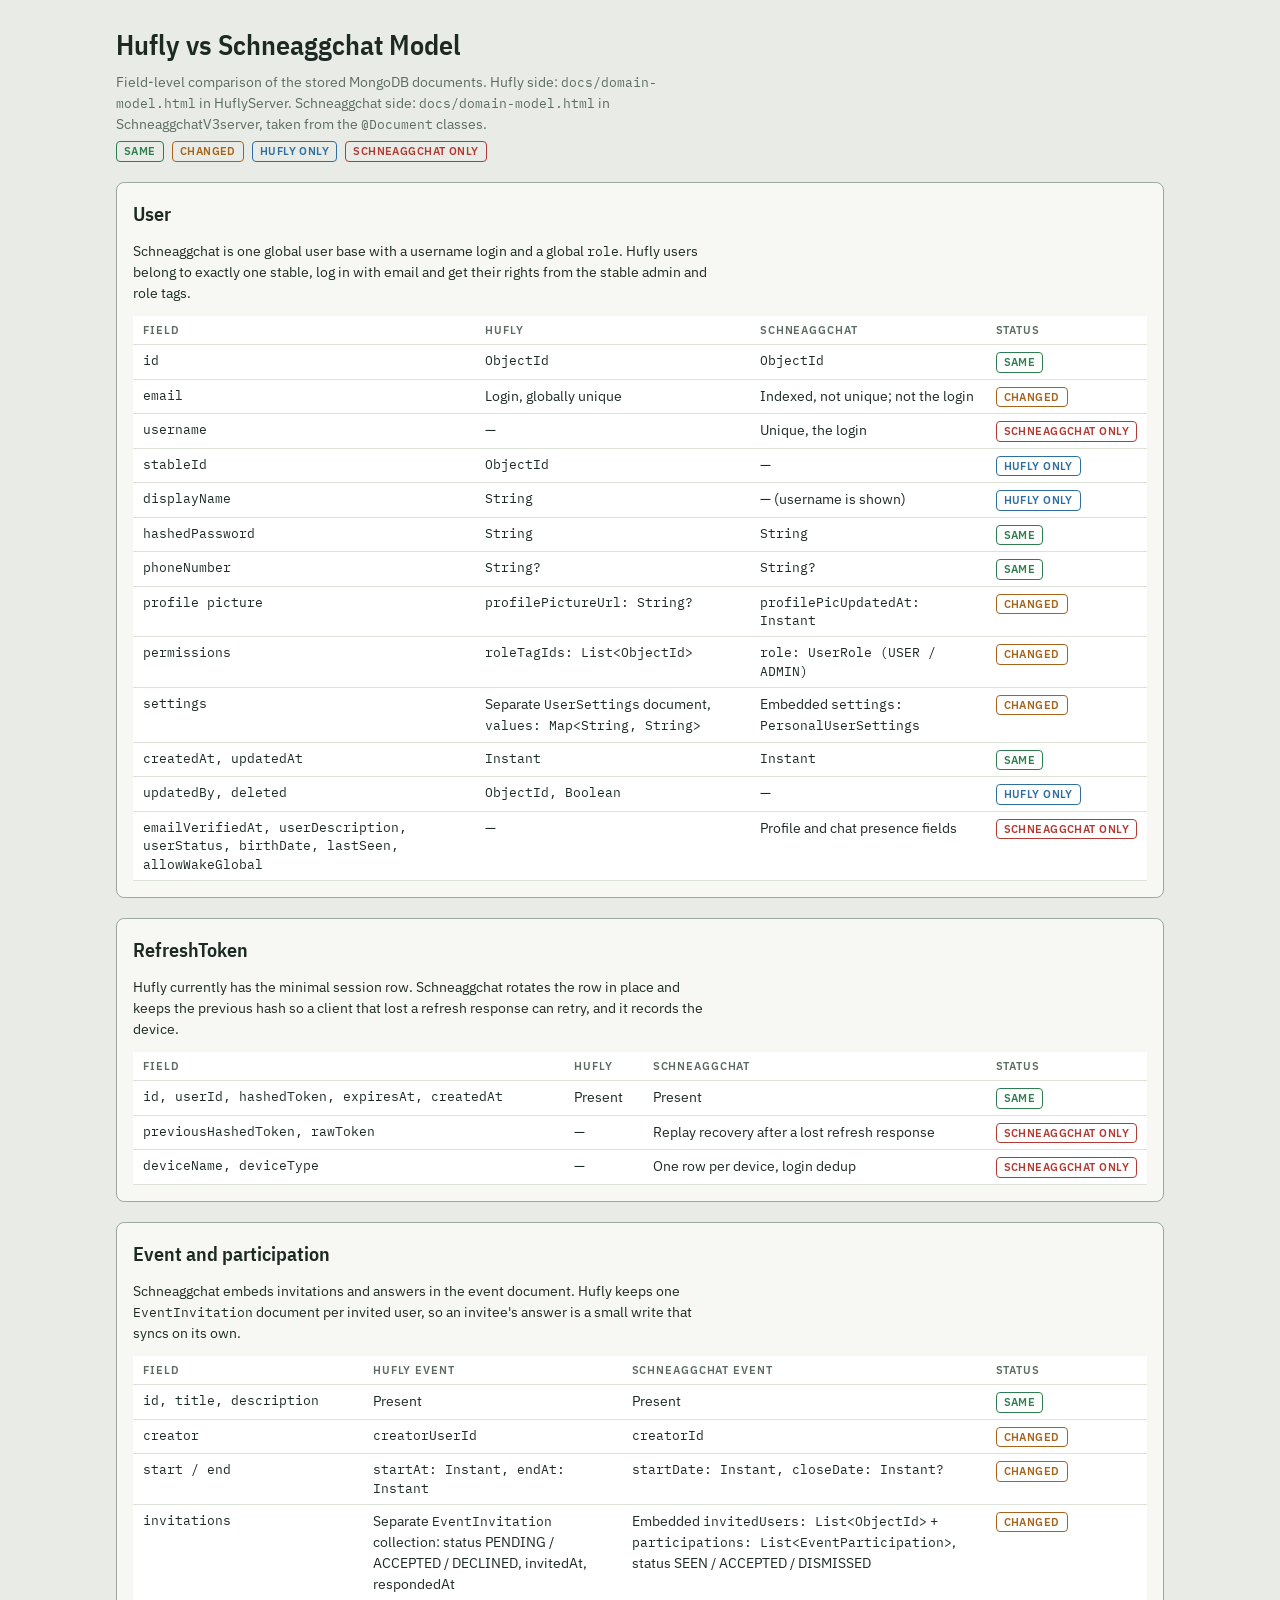
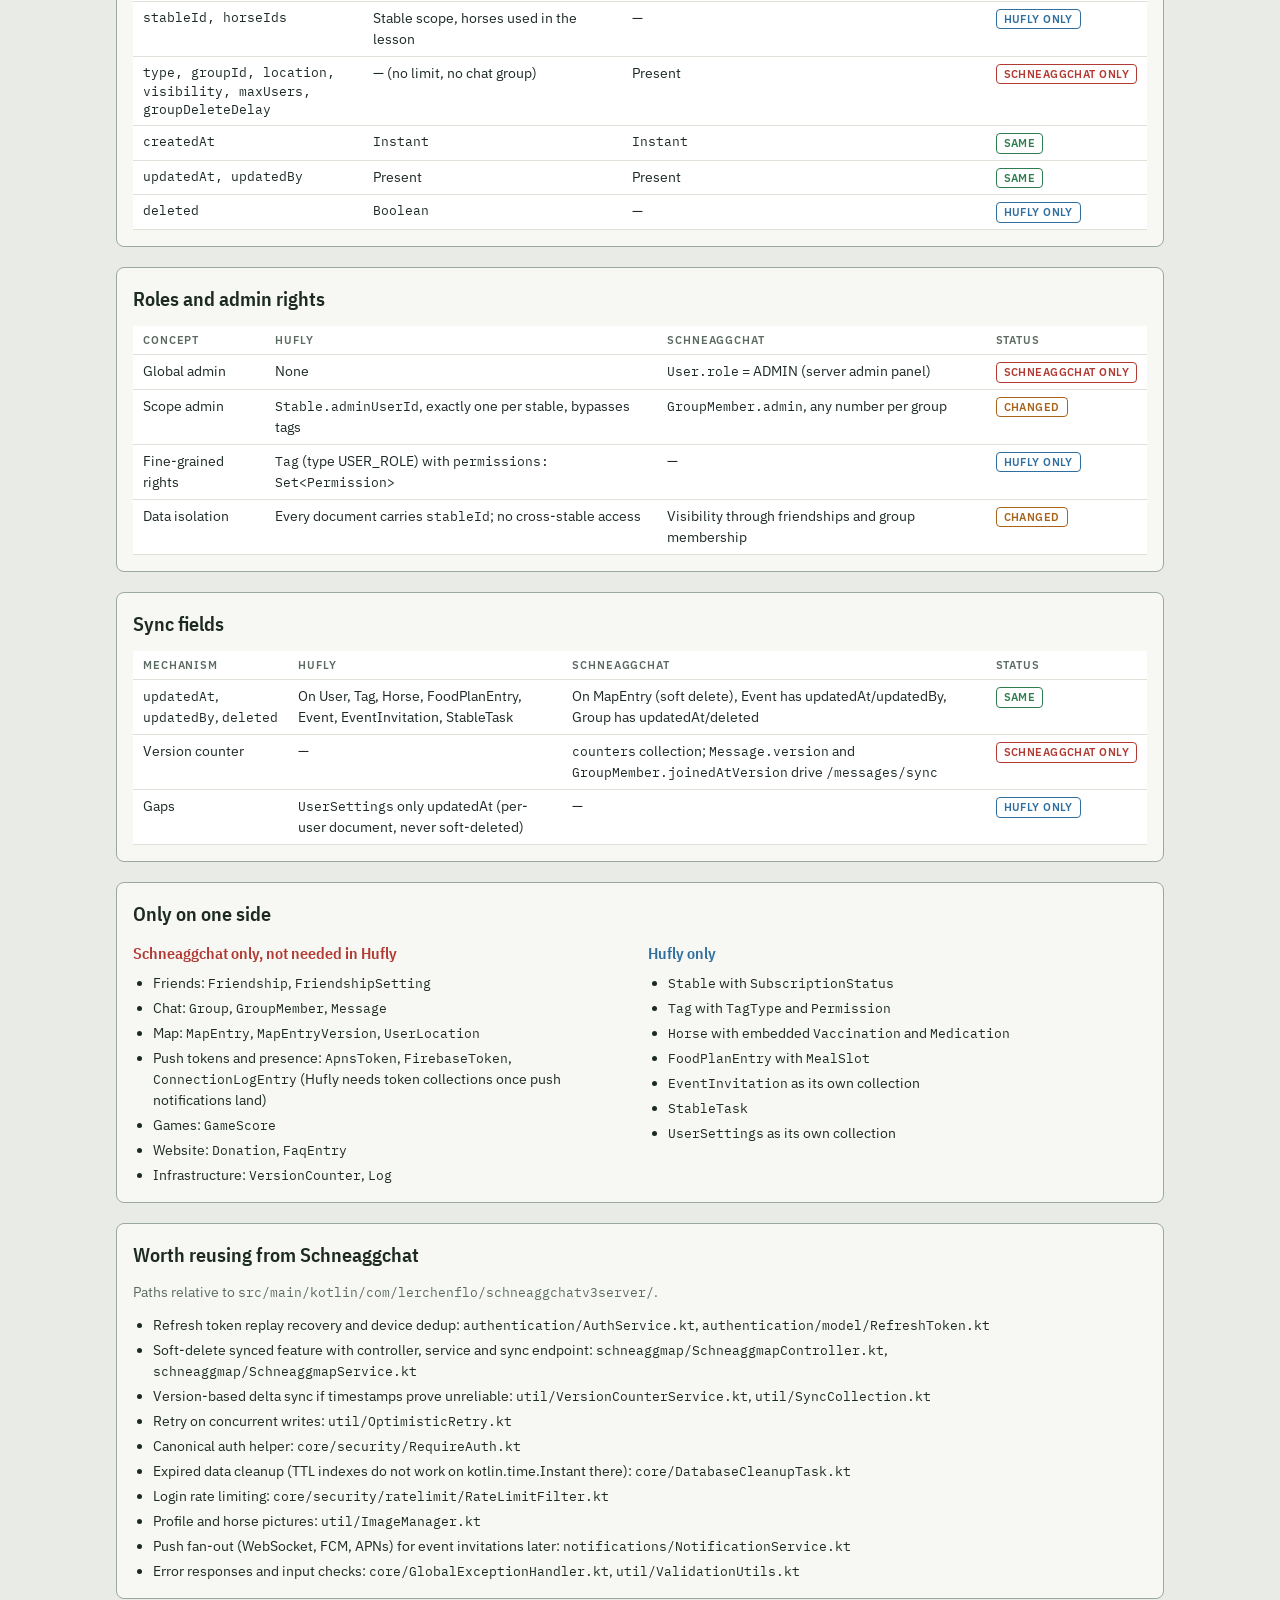
<file: docs/domain-model-comparison.html>
<!doctype html>
<html lang="en">
<head>
<meta charset="utf-8">
<meta name="viewport" content="width=device-width,initial-scale=1">
<title>Hufly vs Schneaggchat Model</title>
<link rel="preconnect" href="https://fonts.googleapis.com">
<link rel="stylesheet" href="https://fonts.googleapis.com/css2?family=IBM+Plex+Mono:wght@400;500&family=IBM+Plex+Sans+Condensed:wght@500;600&family=IBM+Plex+Sans:wght@400;500;600&display=swap">
<style>
/* Layout: single reading column of comparison tables, one section per domain area. */
:root {
  --bg: #e9ece6;
  --sheet: #f7f8f4;
  --grid: #dde2d8;
  --ink: #1d2a24;
  --muted: #5b6b62;
  --line: #9aa89f;
  --accent: #7a4a23;
  --box: #ffffff;
  --ok: #2e7d4f;
  --warn: #a8631a;
  --bad: #b23a33;
  --hufly: #2f6f9f;
  --font-display: "IBM Plex Sans Condensed", "Arial Narrow", system-ui, sans-serif;
  --font-body: "IBM Plex Sans", system-ui, -apple-system, "Segoe UI", sans-serif;
  --font-mono: "IBM Plex Mono", ui-monospace, "SF Mono", Menlo, Consolas, monospace;
}
@media (prefers-color-scheme: dark) {
  :root:not([data-theme="light"]) {
    --bg: #151a17; --sheet: #1c2320; --grid: #26302b; --ink: #e3ebe5; --muted: #9db0a5; --line: #6f8278;
    --accent: #d39a62; --box: #222b27; --ok: #6cc28f; --warn: #e0a35c; --bad: #ec7d74; --hufly: #7fb6df;
    color-scheme: dark;
  }
}
:root[data-theme="dark"] {
  --bg: #151a17; --sheet: #1c2320; --grid: #26302b; --ink: #e3ebe5; --muted: #9db0a5; --line: #6f8278;
  --accent: #d39a62; --box: #222b27; --ok: #6cc28f; --warn: #e0a35c; --bad: #ec7d74; --hufly: #7fb6df;
  color-scheme: dark;
}
* { box-sizing: border-box; }
body { margin: 0; background: var(--bg); color: var(--ink); font-family: var(--font-body); font-size: 14px; line-height: 1.5; }
.wrap { padding-inline: 16px; padding-block: 24px 48px; max-width: 1080px; margin: 0 auto; display: grid; gap: 20px; }
h1 { font-family: var(--font-display); font-weight: 600; font-size: 28px; margin: 0; text-wrap: balance; }
h2 { font-family: var(--font-display); font-weight: 600; font-size: 20px; margin: 0; text-wrap: balance; }
h3 { font-family: var(--font-display); font-weight: 600; font-size: 16px; margin: 0; }
p { margin: 0; max-width: 72ch; }
.muted { color: var(--muted); }
code { font-family: var(--font-mono); font-size: 12.5px; }
section { background: var(--sheet); border: 1px solid var(--line); border-radius: 8px; padding: 16px; display: grid; gap: 12px; min-width: 0; }
.legend { display: flex; flex-wrap: wrap; gap: 8px; }
.chip { display: inline-block; font-size: 11px; font-weight: 600; letter-spacing: 0.04em; text-transform: uppercase; padding: 1px 7px; border-radius: 4px; border: 1px solid currentColor; white-space: nowrap; }
.same { color: var(--ok); }
.changed { color: var(--warn); }
.hufly { color: var(--hufly); }
.sch { color: var(--bad); }
.table-wrap { overflow-x: auto; min-width: 0; }
table { border-collapse: collapse; width: 100%; min-width: 620px; background: var(--box); }
th, td { text-align: left; vertical-align: top; padding: 6px 10px; border-bottom: 1px solid var(--grid); }
th { font-size: 11px; text-transform: uppercase; letter-spacing: 0.08em; color: var(--muted); font-weight: 600; }
td.f { font-family: var(--font-mono); font-size: 12.5px; }
td.s { width: 1%; }
ul { margin: 0; padding-left: 20px; display: grid; gap: 4px; }
.cols { display: grid; grid-template-columns: repeat(auto-fit, minmax(260px, 1fr)); gap: 16px; }
.cols > div { min-width: 0; display: grid; gap: 8px; align-content: start; }
</style>
</head>
<body>
<div class="wrap">
  <header style="display:grid;gap:6px">
    <h1>Hufly vs Schneaggchat Model</h1>
    <p class="muted">Field-level comparison of the stored MongoDB documents. Hufly side: <code>docs/domain-model.html</code> in HuflyServer. Schneaggchat side: <code>docs/domain-model.html</code> in SchneaggchatV3server, taken from the <code>@Document</code> classes.</p>
    <div class="legend">
      <span class="chip same">same</span>
      <span class="chip changed">changed</span>
      <span class="chip hufly">Hufly only</span>
      <span class="chip sch">Schneaggchat only</span>
    </div>
  </header>

  <section>
    <h2>User</h2>
    <p>Schneaggchat is one global user base with a username login and a global <code>role</code>. Hufly users belong to exactly one stable, log in with email and get their rights from the stable admin and role tags.</p>
    <div class="table-wrap"><table>
      <thead><tr><th>Field</th><th>Hufly</th><th>Schneaggchat</th><th>Status</th></tr></thead>
      <tbody>
        <tr><td class="f">id</td><td class="f">ObjectId</td><td class="f">ObjectId</td><td class="s"><span class="chip same">same</span></td></tr>
        <tr><td class="f">email</td><td>Login, globally unique</td><td>Indexed, not unique; not the login</td><td class="s"><span class="chip changed">changed</span></td></tr>
        <tr><td class="f">username</td><td>—</td><td>Unique, the login</td><td class="s"><span class="chip sch">Schneaggchat only</span></td></tr>
        <tr><td class="f">stableId</td><td class="f">ObjectId</td><td>—</td><td class="s"><span class="chip hufly">Hufly only</span></td></tr>
        <tr><td class="f">displayName</td><td class="f">String</td><td>— (username is shown)</td><td class="s"><span class="chip hufly">Hufly only</span></td></tr>
        <tr><td class="f">hashedPassword</td><td class="f">String</td><td class="f">String</td><td class="s"><span class="chip same">same</span></td></tr>
        <tr><td class="f">phoneNumber</td><td class="f">String?</td><td class="f">String?</td><td class="s"><span class="chip same">same</span></td></tr>
        <tr><td class="f">profile picture</td><td class="f">profilePictureUrl: String?</td><td class="f">profilePicUpdatedAt: Instant</td><td class="s"><span class="chip changed">changed</span></td></tr>
        <tr><td class="f">permissions</td><td class="f">roleTagIds: List&lt;ObjectId&gt;</td><td class="f">role: UserRole (USER / ADMIN)</td><td class="s"><span class="chip changed">changed</span></td></tr>
        <tr><td class="f">settings</td><td>Separate <code>UserSettings</code> document, <code>values: Map&lt;String, String&gt;</code></td><td>Embedded <code>settings: PersonalUserSettings</code></td><td class="s"><span class="chip changed">changed</span></td></tr>
        <tr><td class="f">createdAt, updatedAt</td><td class="f">Instant</td><td class="f">Instant</td><td class="s"><span class="chip same">same</span></td></tr>
        <tr><td class="f">updatedBy, deleted</td><td class="f">ObjectId, Boolean</td><td>—</td><td class="s"><span class="chip hufly">Hufly only</span></td></tr>
        <tr><td class="f">emailVerifiedAt, userDescription, userStatus, birthDate, lastSeen, allowWakeGlobal</td><td>—</td><td>Profile and chat presence fields</td><td class="s"><span class="chip sch">Schneaggchat only</span></td></tr>
      </tbody>
    </table></div>
  </section>

  <section>
    <h2>RefreshToken</h2>
    <p>Hufly currently has the minimal session row. Schneaggchat rotates the row in place and keeps the previous hash so a client that lost a refresh response can retry, and it records the device.</p>
    <div class="table-wrap"><table>
      <thead><tr><th>Field</th><th>Hufly</th><th>Schneaggchat</th><th>Status</th></tr></thead>
      <tbody>
        <tr><td class="f">id, userId, hashedToken, expiresAt, createdAt</td><td>Present</td><td>Present</td><td class="s"><span class="chip same">same</span></td></tr>
        <tr><td class="f">previousHashedToken, rawToken</td><td>—</td><td>Replay recovery after a lost refresh response</td><td class="s"><span class="chip sch">Schneaggchat only</span></td></tr>
        <tr><td class="f">deviceName, deviceType</td><td>—</td><td>One row per device, login dedup</td><td class="s"><span class="chip sch">Schneaggchat only</span></td></tr>
      </tbody>
    </table></div>
  </section>

  <section>
    <h2>Event and participation</h2>
    <p>Schneaggchat embeds invitations and answers in the event document. Hufly keeps one <code>EventInvitation</code> document per invited user, so an invitee's answer is a small write that syncs on its own.</p>
    <div class="table-wrap"><table>
      <thead><tr><th>Field</th><th>Hufly Event</th><th>Schneaggchat Event</th><th>Status</th></tr></thead>
      <tbody>
        <tr><td class="f">id, title, description</td><td>Present</td><td>Present</td><td class="s"><span class="chip same">same</span></td></tr>
        <tr><td class="f">creator</td><td class="f">creatorUserId</td><td class="f">creatorId</td><td class="s"><span class="chip changed">changed</span></td></tr>
        <tr><td class="f">start / end</td><td class="f">startAt: Instant, endAt: Instant</td><td class="f">startDate: Instant, closeDate: Instant?</td><td class="s"><span class="chip changed">changed</span></td></tr>
        <tr><td class="f">invitations</td><td>Separate <code>EventInvitation</code> collection: status PENDING / ACCEPTED / DECLINED, invitedAt, respondedAt</td><td>Embedded <code>invitedUsers: List&lt;ObjectId&gt;</code> + <code>participations: List&lt;EventParticipation&gt;</code>, status SEEN / ACCEPTED / DISMISSED</td><td class="s"><span class="chip changed">changed</span></td></tr>
        <tr><td class="f">stableId, horseIds</td><td>Stable scope, horses used in the lesson</td><td>—</td><td class="s"><span class="chip hufly">Hufly only</span></td></tr>
        <tr><td class="f">type, groupId, location, visibility, maxUsers, groupDeleteDelay</td><td>— (no limit, no chat group)</td><td>Present</td><td class="s"><span class="chip sch">Schneaggchat only</span></td></tr>
        <tr><td class="f">createdAt</td><td class="f">Instant</td><td class="f">Instant</td><td class="s"><span class="chip same">same</span></td></tr>
        <tr><td class="f">updatedAt, updatedBy</td><td>Present</td><td>Present</td><td class="s"><span class="chip same">same</span></td></tr>
        <tr><td class="f">deleted</td><td class="f">Boolean</td><td>—</td><td class="s"><span class="chip hufly">Hufly only</span></td></tr>
      </tbody>
    </table></div>
  </section>

  <section>
    <h2>Roles and admin rights</h2>
    <div class="table-wrap"><table>
      <thead><tr><th>Concept</th><th>Hufly</th><th>Schneaggchat</th><th>Status</th></tr></thead>
      <tbody>
        <tr><td>Global admin</td><td>None</td><td><code>User.role</code> = ADMIN (server admin panel)</td><td class="s"><span class="chip sch">Schneaggchat only</span></td></tr>
        <tr><td>Scope admin</td><td><code>Stable.adminUserId</code>, exactly one per stable, bypasses tags</td><td><code>GroupMember.admin</code>, any number per group</td><td class="s"><span class="chip changed">changed</span></td></tr>
        <tr><td>Fine-grained rights</td><td><code>Tag</code> (type USER_ROLE) with <code>permissions: Set&lt;Permission&gt;</code></td><td>—</td><td class="s"><span class="chip hufly">Hufly only</span></td></tr>
        <tr><td>Data isolation</td><td>Every document carries <code>stableId</code>; no cross-stable access</td><td>Visibility through friendships and group membership</td><td class="s"><span class="chip changed">changed</span></td></tr>
      </tbody>
    </table></div>
  </section>

  <section>
    <h2>Sync fields</h2>
    <div class="table-wrap"><table>
      <thead><tr><th>Mechanism</th><th>Hufly</th><th>Schneaggchat</th><th>Status</th></tr></thead>
      <tbody>
        <tr><td><code>updatedAt</code>, <code>updatedBy</code>, <code>deleted</code></td><td>On User, Tag, Horse, FoodPlanEntry, Event, EventInvitation, StableTask</td><td>On MapEntry (soft delete), Event has updatedAt/updatedBy, Group has updatedAt/deleted</td><td class="s"><span class="chip same">same</span></td></tr>
        <tr><td>Version counter</td><td>—</td><td><code>counters</code> collection; <code>Message.version</code> and <code>GroupMember.joinedAtVersion</code> drive <code>/messages/sync</code></td><td class="s"><span class="chip sch">Schneaggchat only</span></td></tr>
        <tr><td>Gaps</td><td><code>UserSettings</code> only updatedAt (per-user document, never soft-deleted)</td><td>—</td><td class="s"><span class="chip hufly">Hufly only</span></td></tr>
      </tbody>
    </table></div>
  </section>

  <section>
    <h2>Only on one side</h2>
    <div class="cols">
      <div>
        <h3 class="sch">Schneaggchat only, not needed in Hufly</h3>
        <ul>
          <li>Friends: <code>Friendship</code>, <code>FriendshipSetting</code></li>
          <li>Chat: <code>Group</code>, <code>GroupMember</code>, <code>Message</code></li>
          <li>Map: <code>MapEntry</code>, <code>MapEntryVersion</code>, <code>UserLocation</code></li>
          <li>Push tokens and presence: <code>ApnsToken</code>, <code>FirebaseToken</code>, <code>ConnectionLogEntry</code> (Hufly needs token collections once push notifications land)</li>
          <li>Games: <code>GameScore</code></li>
          <li>Website: <code>Donation</code>, <code>FaqEntry</code></li>
          <li>Infrastructure: <code>VersionCounter</code>, <code>Log</code></li>
        </ul>
      </div>
      <div>
        <h3 class="hufly">Hufly only</h3>
        <ul>
          <li><code>Stable</code> with <code>SubscriptionStatus</code></li>
          <li><code>Tag</code> with <code>TagType</code> and <code>Permission</code></li>
          <li><code>Horse</code> with embedded <code>Vaccination</code> and <code>Medication</code></li>
          <li><code>FoodPlanEntry</code> with <code>MealSlot</code></li>
          <li><code>EventInvitation</code> as its own collection</li>
          <li><code>StableTask</code></li>
          <li><code>UserSettings</code> as its own collection</li>
        </ul>
      </div>
    </div>
  </section>

  <section>
    <h2>Worth reusing from Schneaggchat</h2>
    <p class="muted">Paths relative to <code>src/main/kotlin/com/lerchenflo/schneaggchatv3server/</code>.</p>
    <ul>
      <li>Refresh token replay recovery and device dedup: <code>authentication/AuthService.kt</code>, <code>authentication/model/RefreshToken.kt</code></li>
      <li>Soft-delete synced feature with controller, service and sync endpoint: <code>schneaggmap/SchneaggmapController.kt</code>, <code>schneaggmap/SchneaggmapService.kt</code></li>
      <li>Version-based delta sync if timestamps prove unreliable: <code>util/VersionCounterService.kt</code>, <code>util/SyncCollection.kt</code></li>
      <li>Retry on concurrent writes: <code>util/OptimisticRetry.kt</code></li>
      <li>Canonical auth helper: <code>core/security/RequireAuth.kt</code></li>
      <li>Expired data cleanup (TTL indexes do not work on kotlin.time.Instant there): <code>core/DatabaseCleanupTask.kt</code></li>
      <li>Login rate limiting: <code>core/security/ratelimit/RateLimitFilter.kt</code></li>
      <li>Profile and horse pictures: <code>util/ImageManager.kt</code></li>
      <li>Push fan-out (WebSocket, FCM, APNs) for event invitations later: <code>notifications/NotificationService.kt</code></li>
      <li>Error responses and input checks: <code>core/GlobalExceptionHandler.kt</code>, <code>util/ValidationUtils.kt</code></li>
    </ul>
  </section>
</div>
</body>
</html>
</file>
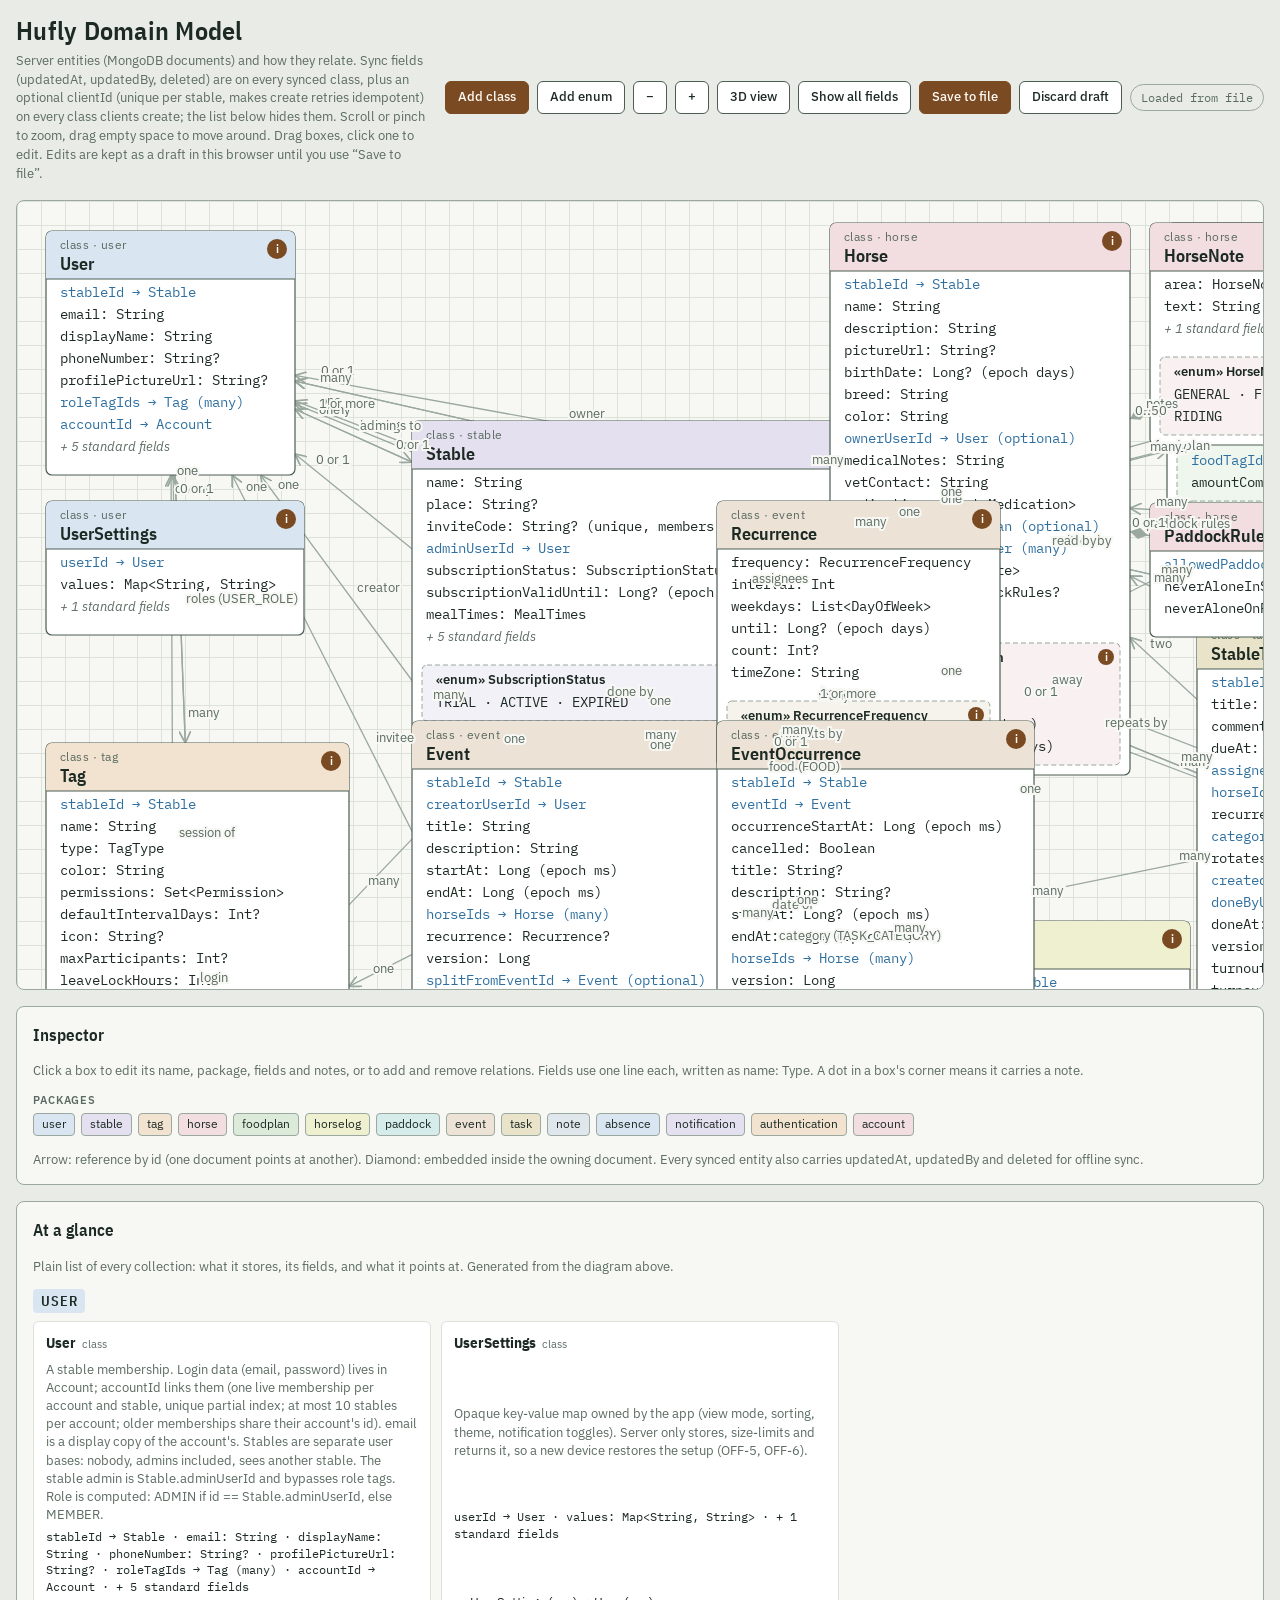
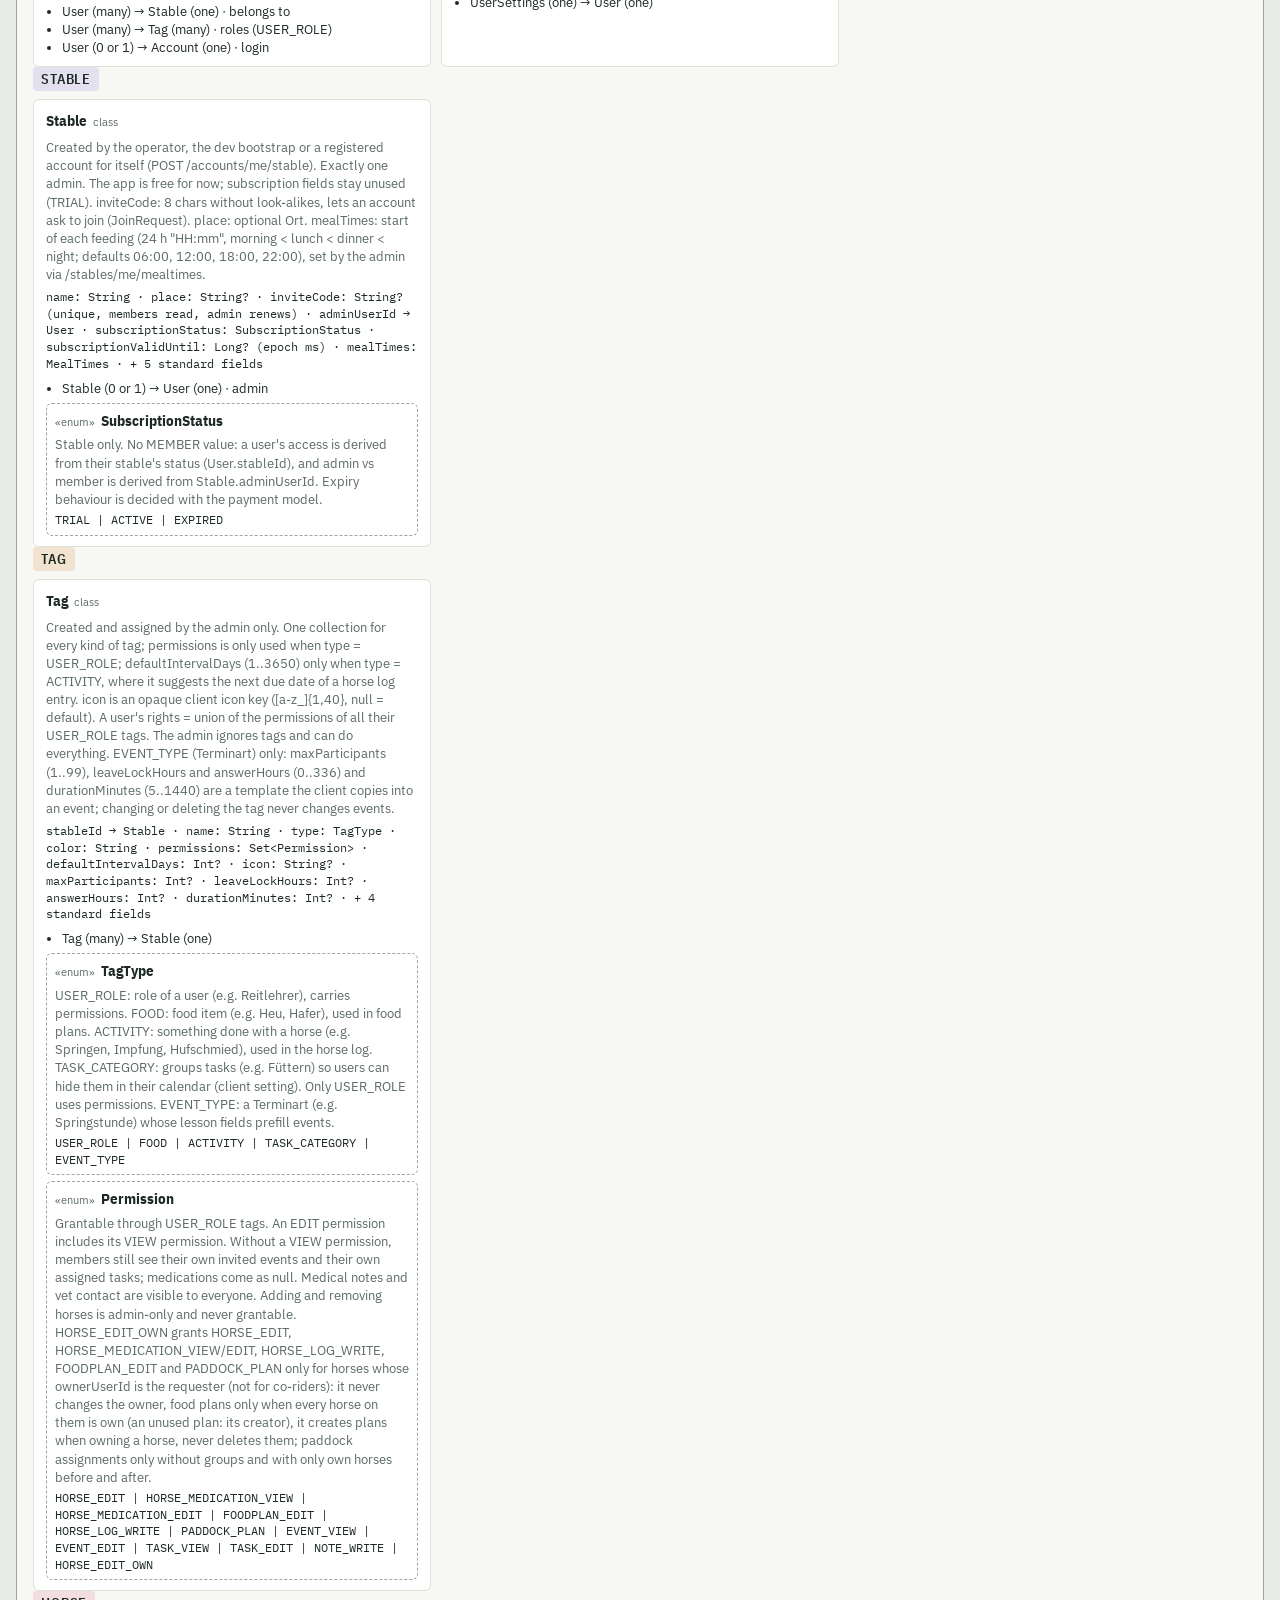
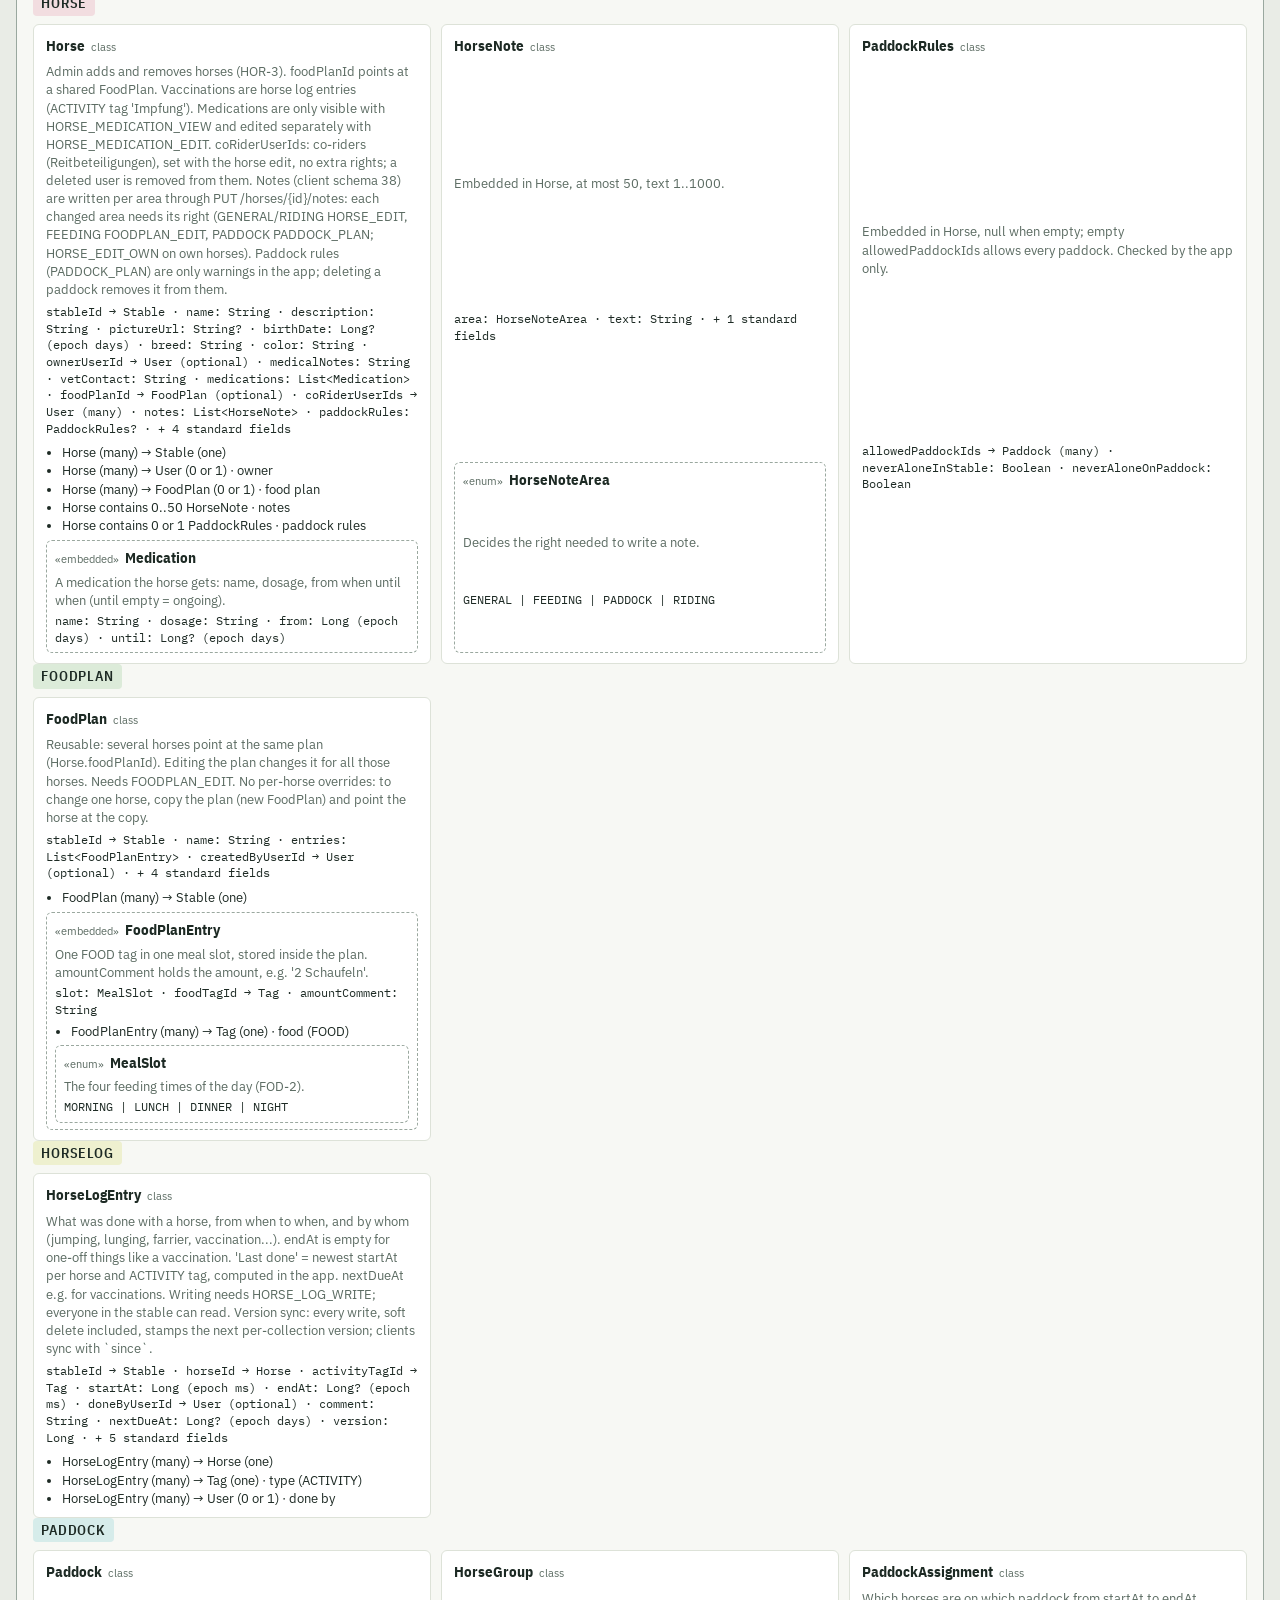
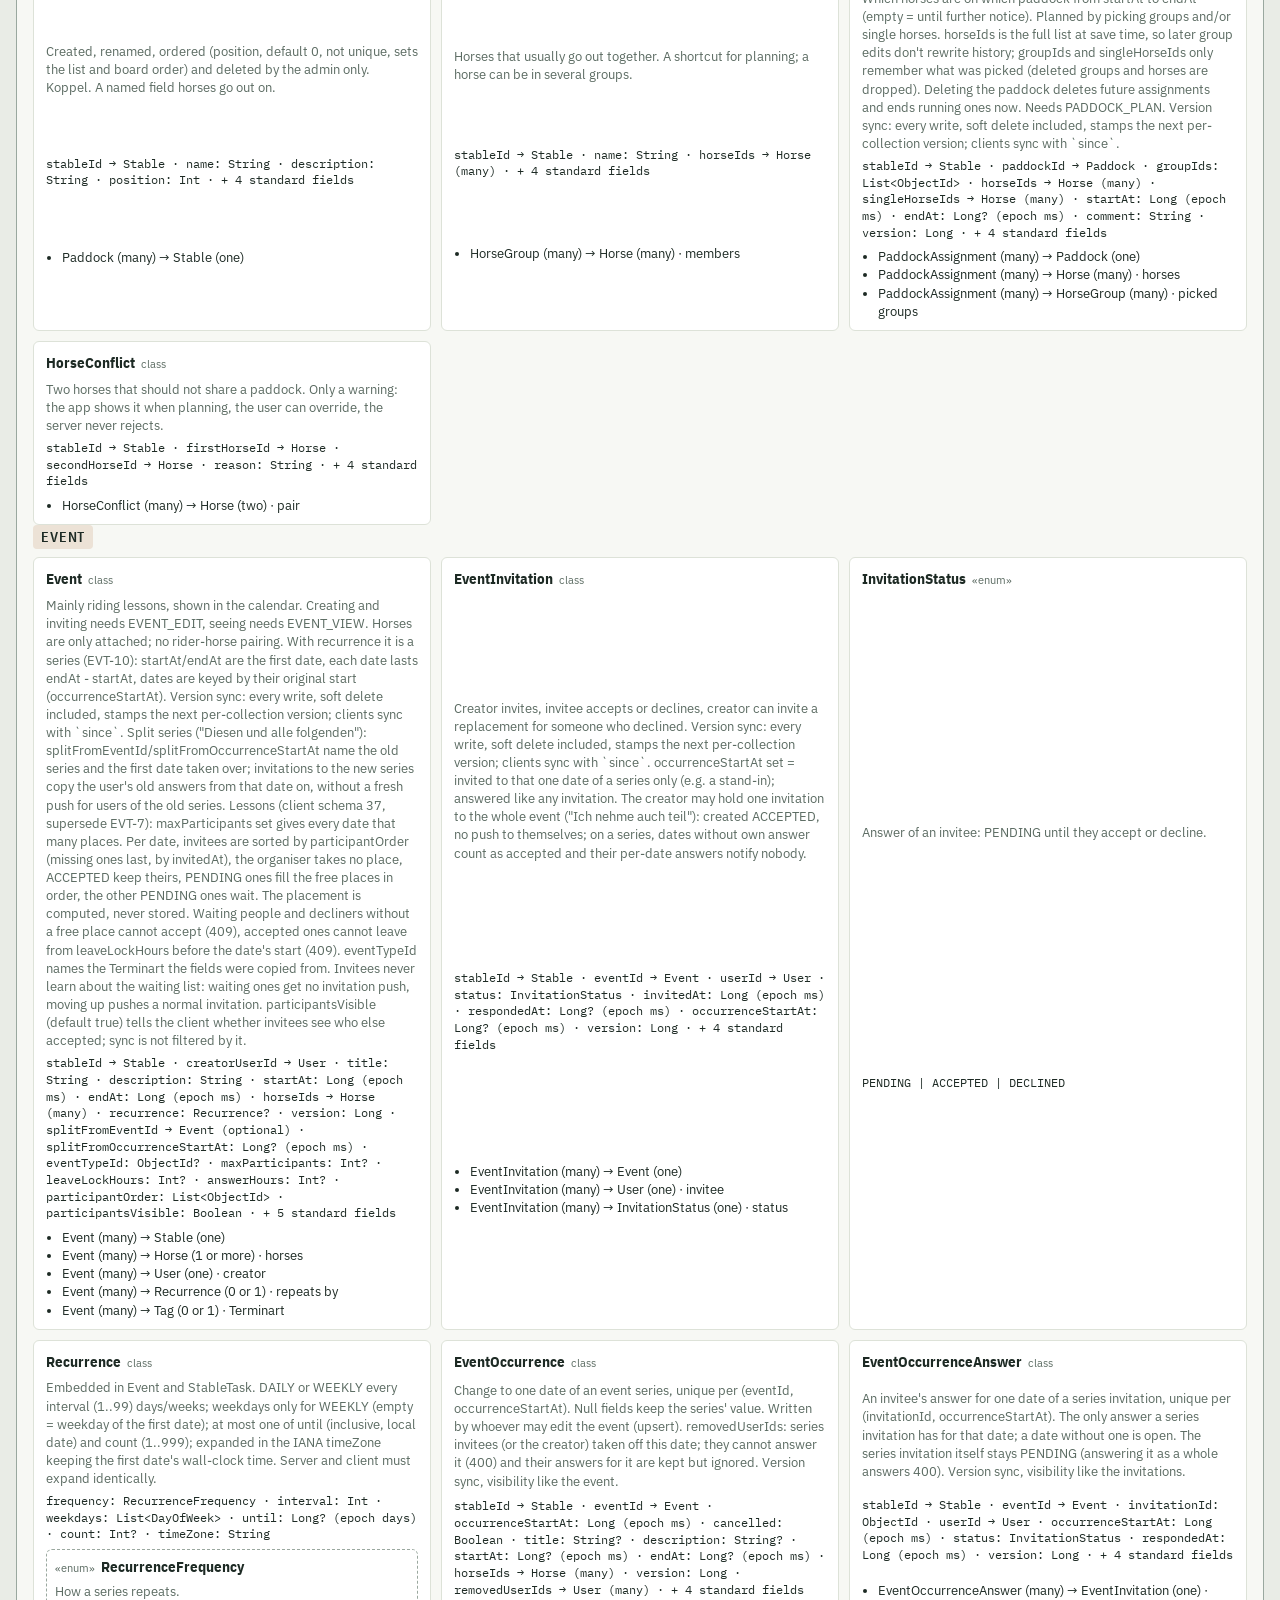
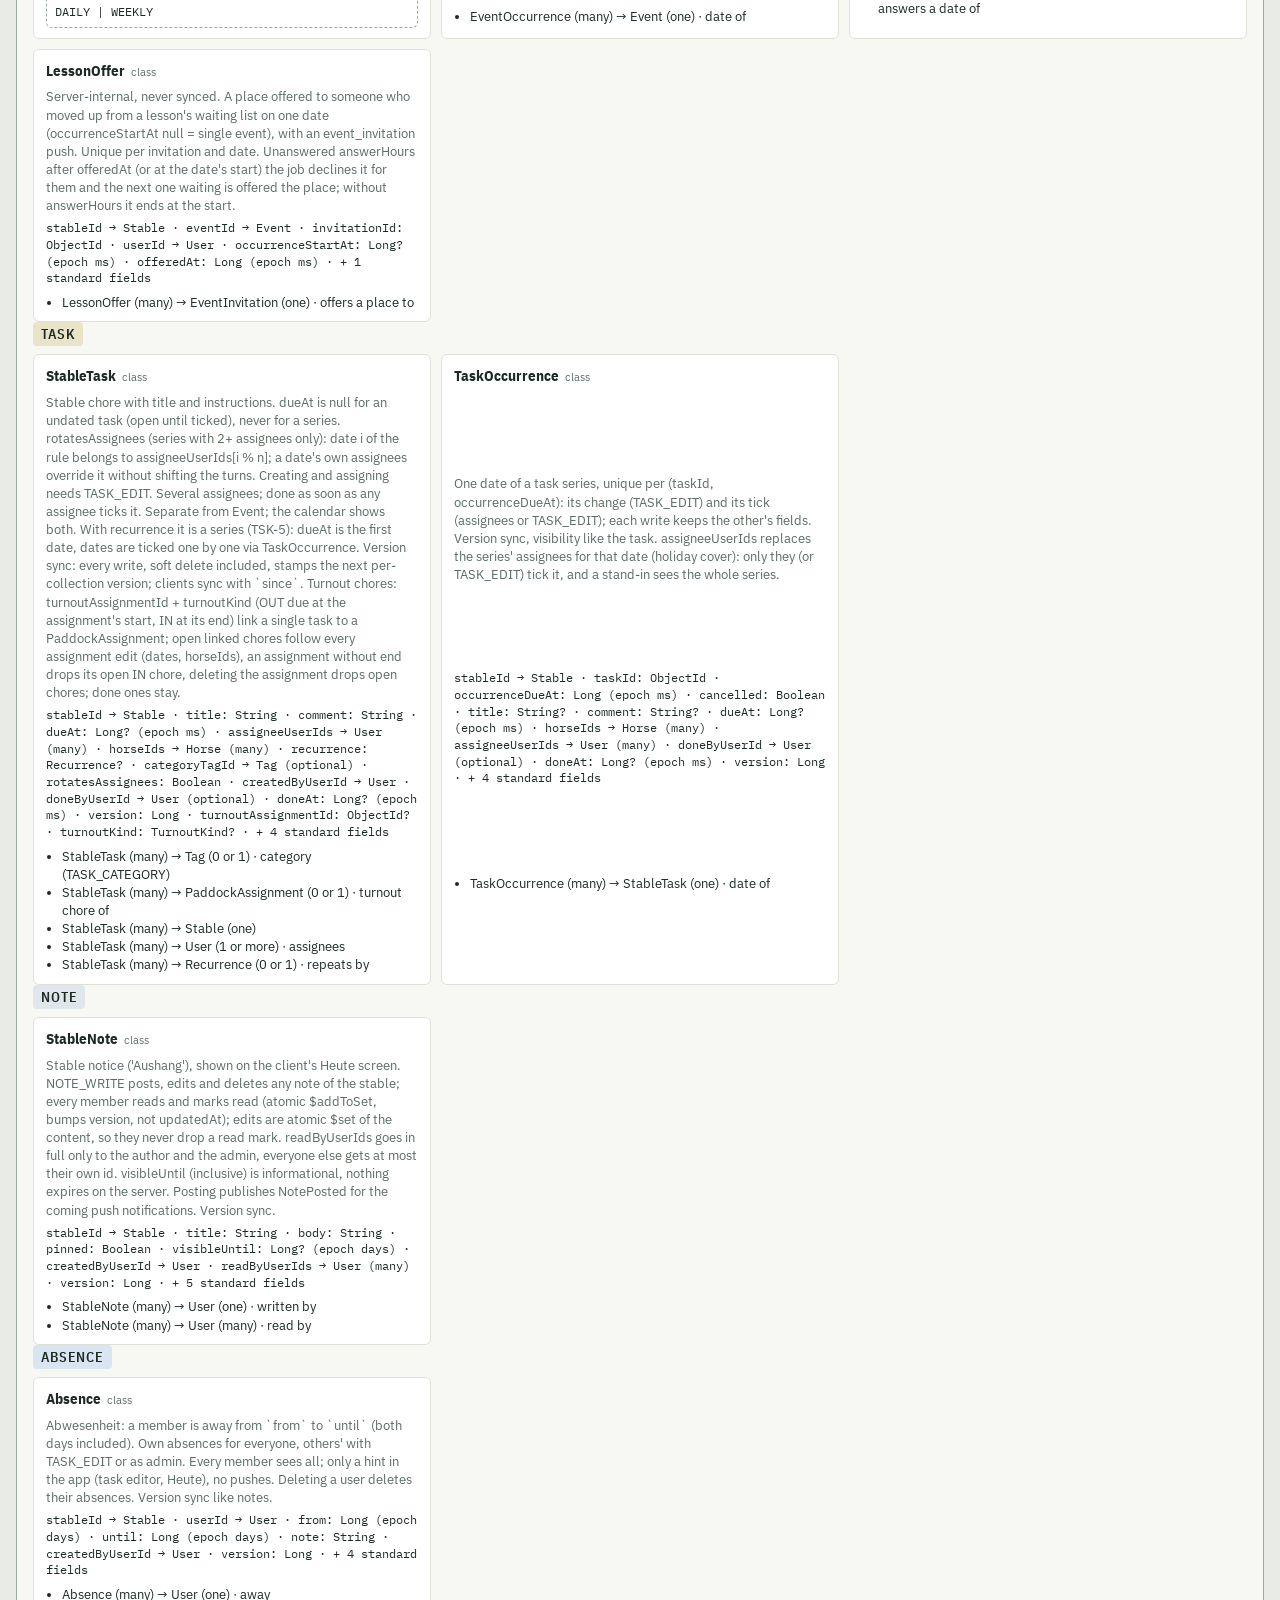
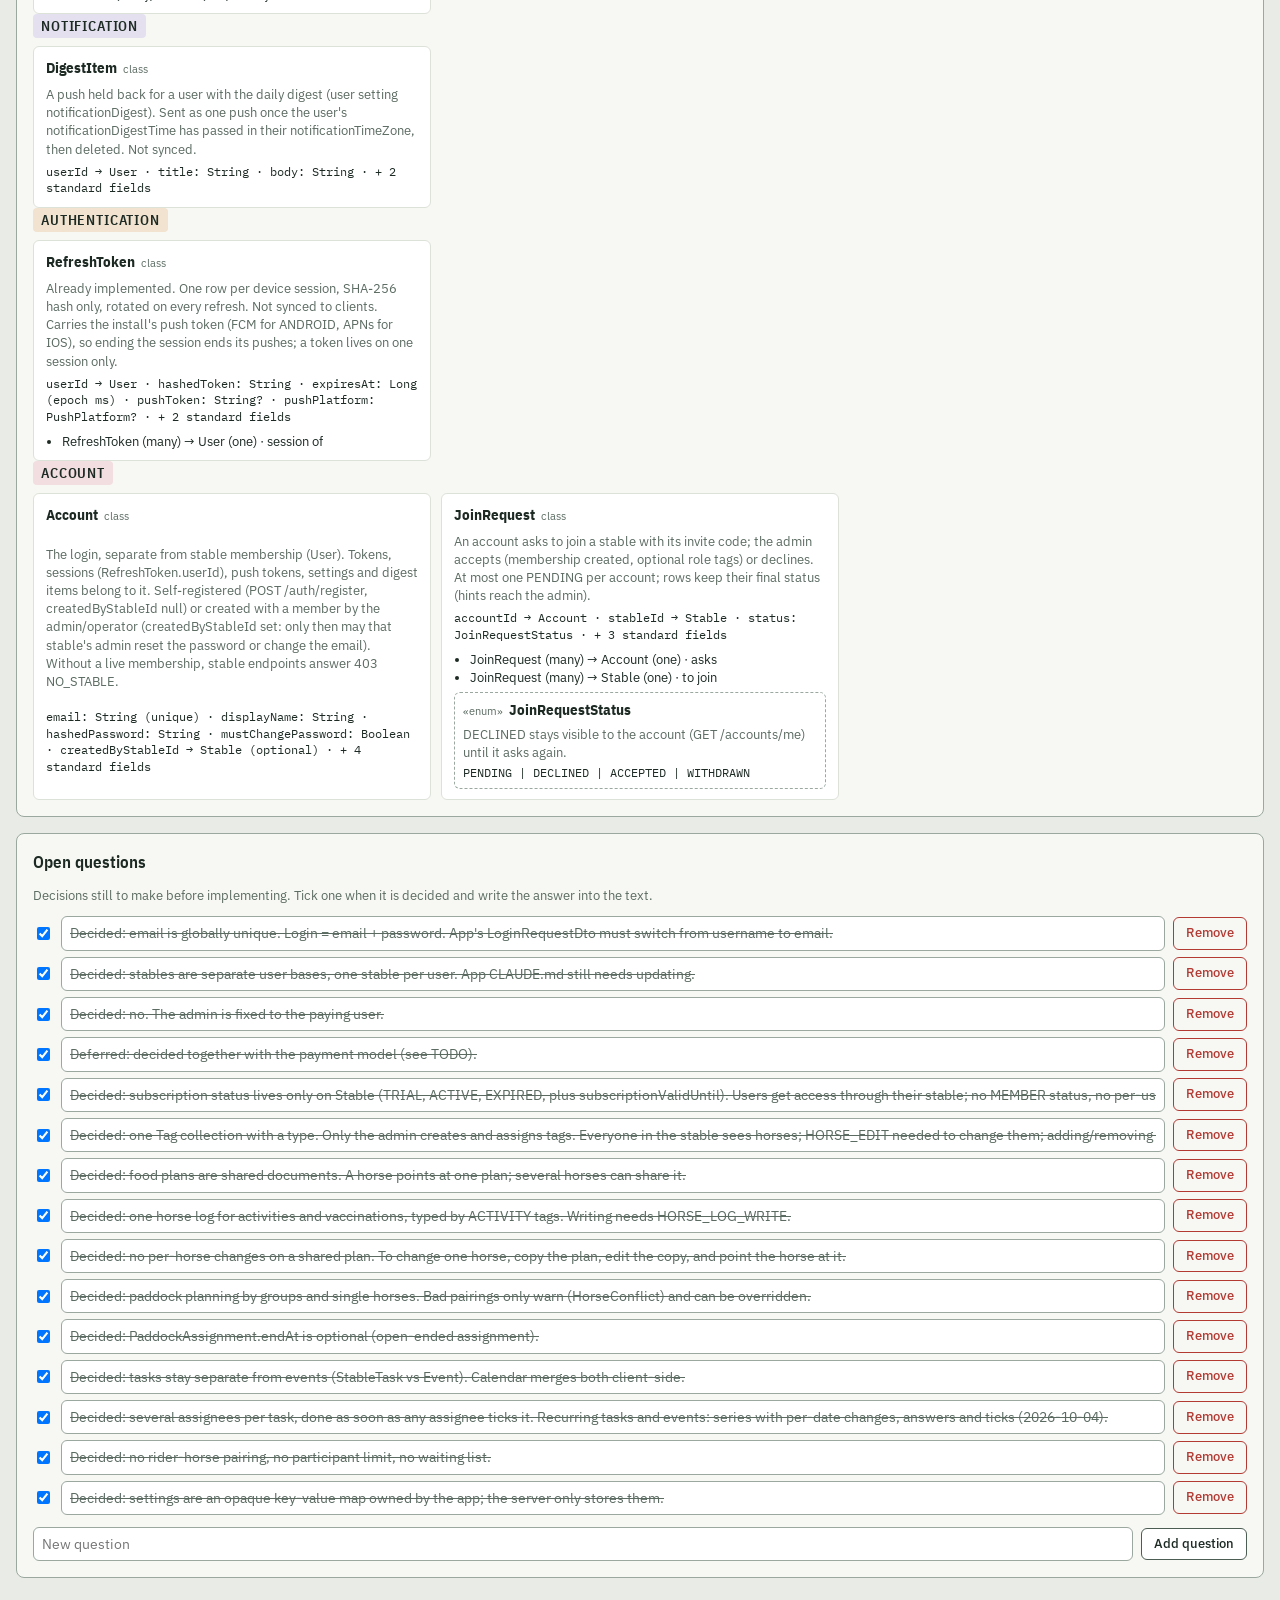
<file: docs/domain-model.html>
<!doctype html>
<html lang="en">
<head>
<meta charset="utf-8">
<meta name="viewport" content="width=device-width,initial-scale=1">
<title>Hufly Domain Model</title>
<link rel="preconnect" href="https://fonts.googleapis.com">
<link rel="stylesheet" href="https://fonts.googleapis.com/css2?family=IBM+Plex+Mono:wght@400;500&family=IBM+Plex+Sans+Condensed:wght@500;600&family=IBM+Plex+Sans:wght@400;500;600&display=swap">
<style>
/* Layout: drafting table. Toolbar on top, diagram sheet left, inspector right, open questions below. */
:root {
  --bg: #e9ece6;
  --sheet: #f7f8f4;
  --grid: #dde2d8;
  --ink: #1d2a24;
  --muted: #5b6b62;
  --line: #9aa89f;
  --accent: #7a4a23;
  --accent-ink: #fffaf3;
  --box: #ffffff;
  --box-border: #4c5d54;
  --focus: #2f6f9f;
  --ok: #2e7d4f;
  --warn: #a8631a;
  --bad: #b23a33;
  --pkg-0: #d9e6f2;
  --pkg-1: #e4e0ef;
  --pkg-2: #f1e3cf;
  --pkg-3: #f2dde0;
  --pkg-4: #dcebd9;
  --pkg-5: #eef0cf;
  --pkg-6: #d6ecea;
  --pkg-7: #ece2d6;
  --pkg-8: #e9e4c9;
  --pkg-9: #dfe7ec;
  --font-display: "IBM Plex Sans Condensed", "Arial Narrow", system-ui, sans-serif;
  --font-body: "IBM Plex Sans", system-ui, -apple-system, "Segoe UI", sans-serif;
  --font-mono: "IBM Plex Mono", ui-monospace, "SF Mono", Menlo, Consolas, monospace;
}
@media (prefers-color-scheme: dark) {
  :root:not([data-theme="light"]) {
    --bg: #151a17; --sheet: #1c2320; --grid: #26302b; --ink: #e3ebe5; --muted: #9db0a5; --line: #6f8278;
    --accent: #d39a62; --accent-ink: #1a1410; --box: #222b27; --box-border: #8fa398; --focus: #7fb6df;
    --ok: #6cc28f; --warn: #e0a35c; --bad: #ec7d74;
    --pkg-0: #24384a; --pkg-1: #352f48; --pkg-2: #4a3922; --pkg-3: #4a2b31; --pkg-4: #26402a; --pkg-5: #3f4222; --pkg-6: #1f413e; --pkg-7: #43362a; --pkg-8: #3e3a22; --pkg-9: #2a3740;
    color-scheme: dark;
  }
}
:root[data-theme="dark"] {
  --bg: #151a17; --sheet: #1c2320; --grid: #26302b; --ink: #e3ebe5; --muted: #9db0a5; --line: #6f8278;
  --accent: #d39a62; --accent-ink: #1a1410; --box: #222b27; --box-border: #8fa398; --focus: #7fb6df;
  --ok: #6cc28f; --warn: #e0a35c; --bad: #ec7d74;
  --pkg-0: #24384a; --pkg-1: #352f48; --pkg-2: #4a3922; --pkg-3: #4a2b31; --pkg-4: #26402a; --pkg-5: #3f4222; --pkg-6: #1f413e; --pkg-7: #43362a; --pkg-8: #3e3a22; --pkg-9: #2a3740;
  color-scheme: dark;
}
* { box-sizing: border-box; }
body { margin: 0; background: var(--bg); color: var(--ink); font-family: var(--font-body); font-size: 14px; line-height: 1.45; }
.wrap { padding-inline: 16px; padding-block: 12px 40px; margin: 0 auto; display: grid; gap: 16px; }
header.top { display: flex; flex-wrap: wrap; align-items: center; gap: 12px 20px; }
header.top h1 { font-family: var(--font-display); font-weight: 600; font-size: 26px; margin: 0; letter-spacing: 0.01em; text-wrap: balance; }
header.top .sub { color: var(--muted); font-size: 13px; }
.titleblock { display: grid; gap: 2px; min-width: 0; flex: 1 1 260px; }
.toolbar { display: flex; flex-wrap: wrap; gap: 8px; align-items: center; }
button, .btn { font: inherit; font-size: 13px; font-weight: 500; border: 1px solid var(--box-border); background: var(--box); color: var(--ink); border-radius: 6px; padding: 6px 12px; cursor: pointer; }
button:hover { border-color: var(--accent); }
button.primary { background: var(--accent); color: var(--accent-ink); border-color: var(--accent); }
button.danger { color: var(--bad); border-color: var(--bad); background: transparent; }
button:disabled { opacity: 0.5; cursor: not-allowed; }
button:focus-visible, input:focus-visible, textarea:focus-visible, select:focus-visible { outline: 2px solid var(--focus); outline-offset: 2px; }
.status { font-family: var(--font-mono); font-size: 12px; padding: 4px 10px; border-radius: 999px; border: 1px solid var(--line); color: var(--muted); white-space: nowrap; }
.status.ok { color: var(--ok); border-color: var(--ok); }
.status.busy { color: var(--warn); border-color: var(--warn); }
.status.bad { color: var(--bad); border-color: var(--bad); }
.layout { display: grid; grid-template-columns: minmax(0, 1fr); gap: 16px; align-items: start; }
.sheet { background: var(--sheet); border: 1px solid var(--line); border-radius: 8px; overflow: auto; height: calc(100vh - 110px); height: calc(100dvh - 110px); min-height: 360px; min-width: 0; position: relative;
  background-image: linear-gradient(var(--grid) 1px, transparent 1px), linear-gradient(90deg, var(--grid) 1px, transparent 1px); background-size: 24px 24px; }
svg#canvas { display: block; touch-action: none; user-select: none; cursor: grab; }
svg#canvas.panning { cursor: grabbing; }
svg#canvas .box { cursor: grab; }
svg#canvas .box.dragging { cursor: grabbing; }
svg#canvas text { font-family: var(--font-mono); font-size: 14px; fill: var(--ink); }
svg#canvas text.name { font-family: var(--font-display); font-size: 18px; font-weight: 600; }
svg#canvas text.stereo { font-family: var(--font-body); font-size: 12px; fill: var(--muted); letter-spacing: 0.04em; }
svg#canvas text.ref { fill: var(--focus); }
svg#canvas text.subname { font-family: var(--font-body); font-size: 13px; font-weight: 600; fill: var(--ink); }
svg#canvas text.more { font-family: var(--font-body); font-size: 12.5px; font-style: italic; fill: var(--muted); }
svg#canvas text.rel { font-family: var(--font-body); font-size: 13px; fill: var(--muted); paint-order: stroke; stroke: var(--sheet); stroke-width: 4px; }
svg#canvas text.rel.on { fill: var(--ink); font-weight: 600; }
svg#canvas text.card { font-family: var(--font-body); font-size: 12.5px; fill: var(--muted); paint-order: stroke; stroke: var(--sheet); stroke-width: 4px; }
svg#canvas text.card.on { fill: var(--accent); font-weight: 600; }
svg#canvas .faded { opacity: 0.22; }
svg#canvas .info { cursor: help; }
svg#canvas .info circle { fill: var(--accent); }
svg#canvas .info text { font-family: var(--font-display); font-size: 12px; font-weight: 600; fill: var(--accent-ink); text-anchor: middle; }
.tip { position: fixed; z-index: 10; max-width: min(340px, calc(100vw - 32px)); background: var(--box); color: var(--ink); border: 1px solid var(--box-border); border-radius: 8px; padding: 10px 12px; font-size: 13px; line-height: 1.45; box-shadow: 0 6px 20px rgba(0, 0, 0, 0.18); pointer-events: none; display: grid; gap: 4px; }
.tip[hidden] { display: none; }
.tip b { font-family: var(--font-display); font-size: 15px; }
.tip .k { color: var(--muted); font-size: 11.5px; margin-left: 6px; }
svg#canvas text.empty { font-family: var(--font-body); font-size: 15px; fill: var(--muted); }
aside.panel { background: var(--sheet); border: 1px solid var(--line); border-radius: 8px; padding: 16px; display: grid; gap: 14px; min-width: 0; }
aside.panel h2, section.questions h2 { font-family: var(--font-display); font-size: 17px; font-weight: 600; margin: 0; }
.field { display: grid; gap: 4px; }
.field label, .label { font-size: 11px; text-transform: uppercase; letter-spacing: 0.08em; color: var(--muted); font-weight: 600; }
input[type=text], textarea, select { font: inherit; color: var(--ink); background: var(--box); border: 1px solid var(--line); border-radius: 6px; padding: 6px 8px; width: 100%; min-width: 0; }
textarea { font-family: var(--font-mono); font-size: 12.5px; resize: vertical; }
.row { display: flex; gap: 8px; flex-wrap: wrap; align-items: center; }
.row > * { min-width: 0; }
.grid2 { display: grid; grid-template-columns: 1fr 1fr; gap: 8px; }
.hint { color: var(--muted); font-size: 12.5px; margin: 0; }
ul.rels { list-style: none; margin: 0; padding: 0; display: grid; gap: 6px; }
ul.rels li { display: flex; gap: 8px; align-items: center; justify-content: space-between; font-size: 12.5px; border: 1px solid var(--grid); border-radius: 6px; padding: 6px 8px; background: var(--box); }
ul.rels li span { min-width: 0; overflow-wrap: anywhere; }
.legend { display: flex; flex-wrap: wrap; gap: 6px; }
.chip { font-size: 11.5px; padding: 2px 8px; border-radius: 4px; border: 1px solid var(--line); color: var(--ink); }
.confirm { display: flex; gap: 8px; align-items: center; flex-wrap: wrap; font-size: 12.5px; }
section.questions { background: var(--sheet); border: 1px solid var(--line); border-radius: 8px; padding: 16px; display: grid; gap: 12px; }
ol.qs { margin: 0; padding: 0; list-style: none; display: grid; gap: 6px; }
ol.qs li { display: grid; grid-template-columns: auto minmax(0, 1fr) auto; gap: 8px; align-items: center; }
ol.qs li.done input[type=text] { text-decoration: line-through; color: var(--muted); }
.banner { font-size: 13px; color: var(--warn); }
.overview { background: var(--sheet); border: 1px solid var(--line); border-radius: 8px; padding: 16px; display: grid; gap: 14px; }
.overview h2 { font-family: var(--font-display); font-size: 17px; font-weight: 600; margin: 0; }
.ov-pkg { display: grid; gap: 8px; }
.ov-pkg h3 { font-family: var(--font-display); font-size: 14px; font-weight: 600; margin: 0; padding: 2px 8px; border-radius: 4px; justify-self: start; text-transform: uppercase; letter-spacing: 0.06em; }
.ov-grid { display: grid; grid-template-columns: repeat(auto-fill, minmax(min(100%, 320px), 1fr)); gap: 10px; }
.ov-card { background: var(--box); border: 1px solid var(--grid); border-radius: 6px; padding: 10px 12px; display: grid; gap: 6px; min-width: 0; }
.ov-card b { font-family: var(--font-display); font-size: 15px; }
.ov-card .kind { color: var(--muted); font-size: 11px; margin-left: 6px; }
.ov-card p { margin: 0; font-size: 12.5px; color: var(--muted); }
.ov-card code { font-family: var(--font-mono); font-size: 11.5px; overflow-wrap: anywhere; }
.ov-card ul { margin: 0; padding-left: 16px; font-size: 12.5px; }
.ov-sub { border: 1px dashed var(--line); border-radius: 6px; padding: 6px 8px; display: grid; gap: 4px; }
.ov-sub .kind { margin-left: 0; margin-right: 6px; }
.sheet3d { background: var(--sheet); border: 1px solid var(--line); border-radius: 8px; height: calc(100vh - 110px); height: calc(100dvh - 110px); min-height: 360px; position: relative; overflow: hidden; min-width: 0; }
.sheet3d canvas { display: block; width: 100%; height: 100%; cursor: grab; touch-action: none; }
.hint3d { position: absolute; left: 12px; right: 12px; bottom: 8px; margin: 0; font-size: 12px; color: var(--muted); pointer-events: none; }
@media (prefers-reduced-motion: no-preference) { button { transition: border-color .15s; } }
</style>
</head>
<body>

<div class="wrap">
  <header class="top">
    <div class="titleblock">
      <h1>Hufly Domain Model</h1>
      <span class="sub">Server entities (MongoDB documents) and how they relate. Sync fields (updatedAt, updatedBy, deleted) are on every synced class, plus an optional clientId (unique per stable, makes create retries idempotent) on every class clients create; the list below hides them. Scroll or pinch to zoom, drag empty space to move around. Drag boxes, click one to edit. Edits are kept as a draft in this browser until you use “Save to file”.</span>
    </div>
    <div class="toolbar">
      <button id="addClass" class="primary" type="button">Add class</button>
      <button id="addEnum" type="button">Add enum</button>
      <button id="zoomOut" type="button" aria-label="Zoom out">−</button>
      <button id="zoomIn" type="button" aria-label="Zoom in">+</button>
      <button id="view3d" type="button" aria-pressed="false">3D view</button>
      <button id="showAll" type="button" aria-pressed="false">Show all fields</button>
      <button id="saveFile" type="button" class="primary">Save to file</button>
      <button id="discard" type="button">Discard draft</button>
      <span id="status" class="status">Loaded from file</span>
    </div>
  </header>
  <p id="banner" class="banner" hidden></p>

  <div class="layout">
    <div class="sheet" id="sheet"><svg id="canvas" xmlns="http://www.w3.org/2000/svg"></svg></div>
    <div class="sheet3d" id="sheet3d" hidden><p class="hint3d">Each class is a block, each package its own floor. Drag to rotate, shift-drag or right-drag to move, scroll to zoom. Click a box to highlight its links. Editing works in the 2D view.</p></div>
    <aside class="panel" id="panel"></aside>
  </div>

  <section class="overview">
    <h2>At a glance</h2>
    <p class="hint">Plain list of every collection: what it stores, its fields, and what it points at. Generated from the diagram above.</p>
    <div id="overview"></div>
  </section>

  <section class="questions">
    <h2>Open questions</h2>
    <p class="hint">Decisions still to make before implementing. Tick one when it is decided and write the answer into the text.</p>
    <ol class="qs" id="questions"></ol>
    <form class="row" id="addQuestionForm">
      <input type="text" id="newQuestion" placeholder="New question" style="flex:1 1 240px">
      <button type="submit">Add question</button>
    </form>
  </section>
</div>
<div id="tip" class="tip" role="tooltip" hidden></div>

<script type="application/json" id="model">
{
 "entities": [
  {
   "fields": [
    "id: ObjectId",
    "stableId: ObjectId",
    "email: String",
    "displayName: String",
    "phoneNumber: String?",
    "profilePictureUrl: String?",
    "roleTagIds: List\u003cObjectId>",
    "createdAt: Long (epoch ms)",
    "updatedAt: Long (epoch ms)",
    "updatedBy: ObjectId",
    "deleted: Boolean",
    "accountId: ObjectId"
   ],
   "id": "user",
   "kind": "class",
   "name": "User",
   "note": "A stable membership. Login data (email, password) lives in Account; accountId links them (one live membership per account and stable, unique partial index; at most 10 stables per account; older memberships share their account's id). email is a display copy of the account's. Stables are separate user bases: nobody, admins included, sees another stable. The stable admin is Stable.adminUserId and bypasses role tags. Role is computed: ADMIN if id == Stable.adminUserId, else MEMBER.",
   "pkg": "user",
   "x": 29,
   "y": 30
  },
  {
   "fields": [
    "id: ObjectId",
    "name: String",
    "place: String?",
    "inviteCode: String? (unique, members read, admin renews)",
    "adminUserId: ObjectId",
    "subscriptionStatus: SubscriptionStatus",
    "subscriptionValidUntil: Long? (epoch ms)",
    "mealTimes: MealTimes",
    "createdAt: Long (epoch ms)",
    "updatedAt: Long (epoch ms)",
    "updatedBy: ObjectId",
    "deleted: Boolean"
   ],
   "id": "stable",
   "kind": "class",
   "name": "Stable",
   "note": "Created by the operator, the dev bootstrap or a registered account for itself (POST /accounts/me/stable). Exactly one admin. The app is free for now; subscription fields stay unused (TRIAL). inviteCode: 8 chars without look-alikes, lets an account ask to join (JoinRequest). place: optional Ort. mealTimes: start of each feeding (24 h \"HH:mm\", morning \u003c lunch \u003c dinner \u003c night; defaults 06:00, 12:00, 18:00, 22:00), set by the admin via /stables/me/mealtimes.",
   "pkg": "stable",
   "x": 395,
   "y": 220
  },
  {
   "fields": [
    "TRIAL",
    "ACTIVE",
    "EXPIRED"
   ],
   "id": "sub",
   "kind": "enum",
   "name": "SubscriptionStatus",
   "note": "Stable only. No MEMBER value: a user's access is derived from their stable's status (User.stableId), and admin vs member is derived from Stable.adminUserId. Expiry behaviour is decided with the payment model.",
   "pkg": "stable",
   "x": 525,
   "y": 525
  },
  {
   "fields": [
    "id: ObjectId",
    "stableId: ObjectId",
    "name: String",
    "description: String",
    "pictureUrl: String?",
    "birthDate: Long? (epoch days)",
    "breed: String",
    "color: String",
    "ownerUserId: ObjectId?",
    "medicalNotes: String",
    "vetContact: String",
    "medications: List\u003cMedication>",
    "foodPlanId: ObjectId?",
    "updatedAt: Long (epoch ms)",
    "updatedBy: ObjectId",
    "deleted: Boolean",
    "coRiderUserIds: List\u003cObjectId>",
    "notes: List\u003cHorseNote>",
    "paddockRules: PaddockRules?"
   ],
   "id": "horse",
   "kind": "class",
   "name": "Horse",
   "note": "Admin adds and removes horses (HOR-3). foodPlanId points at a shared FoodPlan. Vaccinations are horse log entries (ACTIVITY tag 'Impfung'). Medications are only visible with HORSE_MEDICATION_VIEW and edited separately with HORSE_MEDICATION_EDIT. coRiderUserIds: co-riders (Reitbeteiligungen), set with the horse edit, no extra rights; a deleted user is removed from them. Notes (client schema 38) are written per area through PUT /horses/{id}/notes: each changed area needs its right (GENERAL/RIDING HORSE_EDIT, FEEDING FOODPLAN_EDIT, PADDOCK PADDOCK_PLAN; HORSE_EDIT_OWN on own horses). Paddock rules (PADDOCK_PLAN) are only warnings in the app; deleting a paddock removes it from them.",
   "pkg": "horse",
   "x": 813,
   "y": 22
  },
  {
   "fields": [
    "name: String",
    "dosage: String",
    "from: Long (epoch days)",
    "until: Long? (epoch days)"
   ],
   "id": "med",
   "kind": "embedded",
   "name": "Medication",
   "note": "A medication the horse gets: name, dosage, from when until when (until empty = ongoing).",
   "pkg": "horse",
   "x": 890,
   "y": 526
  },
  {
   "fields": [
    "id: ObjectId",
    "stableId: ObjectId",
    "name: String",
    "type: TagType",
    "color: String",
    "permissions: Set\u003cPermission>",
    "defaultIntervalDays: Int?",
    "icon: String?",
    "maxParticipants: Int?",
    "leaveLockHours: Int?",
    "answerHours: Int?",
    "durationMinutes: Int?",
    "updatedAt: Long (epoch ms)",
    "updatedBy: ObjectId",
    "deleted: Boolean"
   ],
   "id": "tag",
   "kind": "class",
   "name": "Tag",
   "note": "Created and assigned by the admin only. One collection for every kind of tag; permissions is only used when type = USER_ROLE; defaultIntervalDays (1..3650) only when type = ACTIVITY, where it suggests the next due date of a horse log entry. icon is an opaque client icon key ([a-z_]{1,40}, null = default). A user's rights = union of the permissions of all their USER_ROLE tags. The admin ignores tags and can do everything. EVENT_TYPE (Terminart) only: maxParticipants (1..99), leaveLockHours and answerHours (0..336) and durationMinutes (5..1440) are a template the client copies into an event; changing or deleting the tag never changes events.",
   "pkg": "tag",
   "x": 29,
   "y": 542
  },
  {
   "fields": [
    "USER_ROLE",
    "FOOD",
    "ACTIVITY",
    "TASK_CATEGORY",
    "EVENT_TYPE"
   ],
   "id": "tagtype",
   "kind": "enum",
   "name": "TagType",
   "note": "USER_ROLE: role of a user (e.g. Reitlehrer), carries permissions. FOOD: food item (e.g. Heu, Hafer), used in food plans. ACTIVITY: something done with a horse (e.g. Springen, Impfung, Hufschmied), used in the horse log. TASK_CATEGORY: groups tasks (e.g. Füttern) so users can hide them in their calendar (client setting). Only USER_ROLE uses permissions. EVENT_TYPE: a Terminart (e.g. Springstunde) whose lesson fields prefill events.",
   "pkg": "tag",
   "x": 42,
   "y": 856
  },
  {
   "fields": [
    "HORSE_EDIT",
    "HORSE_MEDICATION_VIEW",
    "HORSE_MEDICATION_EDIT",
    "FOODPLAN_EDIT",
    "HORSE_LOG_WRITE",
    "PADDOCK_PLAN",
    "EVENT_VIEW",
    "EVENT_EDIT",
    "TASK_VIEW",
    "TASK_EDIT",
    "NOTE_WRITE",
    "HORSE_EDIT_OWN"
   ],
   "id": "perm",
   "kind": "enum",
   "name": "Permission",
   "note": "Grantable through USER_ROLE tags. An EDIT permission includes its VIEW permission. Without a VIEW permission, members still see their own invited events and their own assigned tasks; medications come as null. Medical notes and vet contact are visible to everyone. Adding and removing horses is admin-only and never grantable. HORSE_EDIT_OWN grants HORSE_EDIT, HORSE_MEDICATION_VIEW/EDIT, HORSE_LOG_WRITE, FOODPLAN_EDIT and PADDOCK_PLAN only for horses whose ownerUserId is the requester (not for co-riders): it never changes the owner, food plans only when every horse on them is own (an unused plan: its creator), it creates plans when owning a horse, never deletes them; paddock assignments only without groups and with only own horses before and after.",
   "pkg": "tag",
   "x": 322,
   "y": 746
  },
  {
   "fields": [
    "id: ObjectId",
    "stableId: ObjectId",
    "name: String",
    "entries: List\u003cFoodPlanEntry>",
    "updatedAt: Long (epoch ms)",
    "updatedBy: ObjectId",
    "deleted: Boolean",
    "createdByUserId: ObjectId?"
   ],
   "id": "foodplan",
   "kind": "class",
   "name": "FoodPlan",
   "note": "Reusable: several horses point at the same plan (Horse.foodPlanId). Editing the plan changes it for all those horses. Needs FOODPLAN_EDIT. No per-horse overrides: to change one horse, copy the plan (new FoodPlan) and point the horse at the copy.",
   "pkg": "foodplan",
   "x": 1150,
   "y": 22
  },
  {
   "fields": [
    "slot: MealSlot",
    "foodTagId: ObjectId",
    "amountComment: String"
   ],
   "id": "food",
   "kind": "embedded",
   "name": "FoodPlanEntry",
   "note": "One FOOD tag in one meal slot, stored inside the plan. amountComment holds the amount, e.g. '2 Schaufeln'.",
   "pkg": "foodplan",
   "x": 1150,
   "y": 280
  },
  {
   "fields": [
    "MORNING",
    "LUNCH",
    "DINNER",
    "NIGHT"
   ],
   "id": "meal",
   "kind": "enum",
   "name": "MealSlot",
   "note": "The four feeding times of the day (FOD-2).",
   "pkg": "foodplan",
   "x": 1450,
   "y": 280
  },
  {
   "fields": [
    "id: ObjectId",
    "stableId: ObjectId",
    "horseId: ObjectId",
    "activityTagId: ObjectId",
    "startAt: Long (epoch ms)",
    "endAt: Long? (epoch ms)",
    "doneByUserId: ObjectId?",
    "comment: String",
    "nextDueAt: Long? (epoch days)",
    "createdAt: Long (epoch ms)",
    "updatedAt: Long (epoch ms)",
    "updatedBy: ObjectId",
    "deleted: Boolean",
    "version: Long"
   ],
   "id": "log",
   "kind": "class",
   "name": "HorseLogEntry",
   "note": "What was done with a horse, from when to when, and by whom (jumping, lunging, farrier, vaccination...). endAt is empty for one-off things like a vaccination. 'Last done' = newest startAt per horse and ACTIVITY tag, computed in the app. nextDueAt e.g. for vaccinations. Writing needs HORSE_LOG_WRITE; everyone in the stable can read. Version sync: every write, soft delete included, stamps the next per-collection version; clients sync with `since`.",
   "pkg": "horselog",
   "x": 890,
   "y": 720
  },
  {
   "fields": [
    "userId: ObjectId",
    "values: Map\u003cString, String>",
    "updatedAt: Long (epoch ms)"
   ],
   "id": "settings",
   "kind": "class",
   "name": "UserSettings",
   "note": "Opaque key-value map owned by the app (view mode, sorting, theme, notification toggles). Server only stores, size-limits and returns it, so a new device restores the setup (OFF-5, OFF-6).",
   "pkg": "user",
   "x": 29,
   "y": 300
  },
  {
   "fields": [
    "id: ObjectId",
    "userId: ObjectId",
    "hashedToken: String",
    "expiresAt: Long (epoch ms)",
    "createdAt: Long (epoch ms)",
    "pushToken: String?",
    "pushPlatform: PushPlatform?"
   ],
   "id": "refresh",
   "kind": "class",
   "name": "RefreshToken",
   "note": "Already implemented. One row per device session, SHA-256 hash only, rotated on every refresh. Not synced to clients. Carries the install's push token (FCM for ANDROID, APNs for IOS), so ending the session ends its pushes; a token lives on one session only.",
   "pkg": "authentication",
   "x": 29,
   "y": 1010
  },
  {
   "fields": [
    "id: ObjectId",
    "stableId: ObjectId",
    "name: String",
    "description: String",
    "updatedAt: Long (epoch ms)",
    "updatedBy: ObjectId",
    "deleted: Boolean",
    "position: Int"
   ],
   "id": "paddock",
   "kind": "class",
   "name": "Paddock",
   "note": "Created, renamed, ordered (position, default 0, not unique, sets the list and board order) and deleted by the admin only. Koppel. A named field horses go out on.",
   "pkg": "paddock",
   "x": 1500,
   "y": 22
  },
  {
   "fields": [
    "id: ObjectId",
    "stableId: ObjectId",
    "name: String",
    "horseIds: List\u003cObjectId>",
    "updatedAt: Long (epoch ms)",
    "updatedBy: ObjectId",
    "deleted: Boolean"
   ],
   "id": "hgroup",
   "kind": "class",
   "name": "HorseGroup",
   "note": "Horses that usually go out together. A shortcut for planning; a horse can be in several groups.",
   "pkg": "paddock",
   "x": 1500,
   "y": 260
  },
  {
   "fields": [
    "id: ObjectId",
    "stableId: ObjectId",
    "paddockId: ObjectId",
    "groupIds: List\u003cObjectId>",
    "horseIds: List\u003cObjectId>",
    "singleHorseIds: List\u003cObjectId>",
    "startAt: Long (epoch ms)",
    "endAt: Long? (epoch ms)",
    "comment: String",
    "updatedAt: Long (epoch ms)",
    "updatedBy: ObjectId",
    "deleted: Boolean",
    "version: Long"
   ],
   "id": "passign",
   "kind": "class",
   "name": "PaddockAssignment",
   "note": "Which horses are on which paddock from startAt to endAt (empty = until further notice). Planned by picking groups and/or single horses. horseIds is the full list at save time, so later group edits don't rewrite history; groupIds and singleHorseIds only remember what was picked (deleted groups and horses are dropped). Deleting the paddock deletes future assignments and ends running ones now. Needs PADDOCK_PLAN. Version sync: every write, soft delete included, stamps the next per-collection version; clients sync with `since`.",
   "pkg": "paddock",
   "x": 1500,
   "y": 500
  },
  {
   "fields": [
    "id: ObjectId",
    "stableId: ObjectId",
    "firstHorseId: ObjectId",
    "secondHorseId: ObjectId",
    "reason: String",
    "updatedAt: Long (epoch ms)",
    "updatedBy: ObjectId",
    "deleted: Boolean"
   ],
   "id": "conflict",
   "kind": "class",
   "name": "HorseConflict",
   "note": "Two horses that should not share a paddock. Only a warning: the app shows it when planning, the user can override, the server never rejects.",
   "pkg": "paddock",
   "x": 1500,
   "y": 800
  },
  {
   "fields": [
    "id: ObjectId",
    "stableId: ObjectId",
    "creatorUserId: ObjectId",
    "title: String",
    "description: String",
    "startAt: Long (epoch ms)",
    "endAt: Long (epoch ms)",
    "horseIds: List\u003cObjectId>",
    "recurrence: Recurrence?",
    "createdAt: Long (epoch ms)",
    "updatedAt: Long (epoch ms)",
    "updatedBy: ObjectId",
    "deleted: Boolean",
    "version: Long",
    "splitFromEventId: ObjectId?",
    "splitFromOccurrenceStartAt: Long? (epoch ms)",
    "eventTypeId: ObjectId?",
    "maxParticipants: Int?",
    "leaveLockHours: Int?",
    "answerHours: Int?",
    "participantOrder: List\u003cObjectId>",
    "participantsVisible: Boolean"
   ],
   "id": "event",
   "kind": "class",
   "name": "Event",
   "note": "Mainly riding lessons, shown in the calendar. Creating and inviting needs EVENT_EDIT, seeing needs EVENT_VIEW. Horses are only attached; no rider-horse pairing. With recurrence it is a series (EVT-10): startAt/endAt are the first date, each date lasts endAt - startAt, dates are keyed by their original start (occurrenceStartAt). Version sync: every write, soft delete included, stamps the next per-collection version; clients sync with `since`. Split series (\"Diesen und alle folgenden\"): splitFromEventId/splitFromOccurrenceStartAt name the old series and the first date taken over; invitations to the new series copy the user's old answers from that date on, without a fresh push for users of the old series. Lessons (client schema 37, supersede EVT-7): maxParticipants set gives every date that many places. Per date, invitees are sorted by participantOrder (missing ones last, by invitedAt), the organiser takes no place, ACCEPTED keep theirs, PENDING ones fill the free places in order, the other PENDING ones wait. The placement is computed, never stored. Waiting people and decliners without a free place cannot accept (409), accepted ones cannot leave from leaveLockHours before the date's start (409). eventTypeId names the Terminart the fields were copied from. Invitees never learn about the waiting list: waiting ones get no invitation push, moving up pushes a normal invitation. participantsVisible (default true) tells the client whether invitees see who else accepted; sync is not filtered by it.",
   "pkg": "event",
   "x": 395,
   "y": 520
  },
  {
   "fields": [
    "id: ObjectId",
    "stableId: ObjectId",
    "eventId: ObjectId",
    "userId: ObjectId",
    "status: InvitationStatus",
    "invitedAt: Long (epoch ms)",
    "respondedAt: Long? (epoch ms)",
    "occurrenceStartAt: Long? (epoch ms)",
    "updatedAt: Long (epoch ms)",
    "updatedBy: ObjectId",
    "deleted: Boolean",
    "version: Long"
   ],
   "id": "inv",
   "kind": "class",
   "name": "EventInvitation",
   "note": "Creator invites, invitee accepts or declines, creator can invite a replacement for someone who declined. Version sync: every write, soft delete included, stamps the next per-collection version; clients sync with `since`. occurrenceStartAt set = invited to that one date of a series only (e.g. a stand-in); answered like any invitation. The creator may hold one invitation to the whole event (\"Ich nehme auch teil\"): created ACCEPTED, no push to themselves; on a series, dates without own answer count as accepted and their per-date answers notify nobody.",
   "pkg": "event",
   "x": 395,
   "y": 820
  },
  {
   "fields": [
    "PENDING",
    "ACCEPTED",
    "DECLINED"
   ],
   "id": "invst",
   "kind": "enum",
   "name": "InvitationStatus",
   "note": "Answer of an invitee: PENDING until they accept or decline.",
   "pkg": "event",
   "x": 700,
   "y": 1100
  },
  {
   "fields": [
    "id: ObjectId",
    "stableId: ObjectId",
    "title: String",
    "comment: String",
    "dueAt: Long? (epoch ms)",
    "assigneeUserIds: List\u003cObjectId>",
    "horseIds: List\u003cObjectId>",
    "recurrence: Recurrence?",
    "categoryTagId: ObjectId?",
    "rotatesAssignees: Boolean",
    "createdByUserId: ObjectId",
    "doneByUserId: ObjectId?",
    "doneAt: Long? (epoch ms)",
    "updatedAt: Long (epoch ms)",
    "updatedBy: ObjectId",
    "deleted: Boolean",
    "version: Long",
    "turnoutAssignmentId: ObjectId?",
    "turnoutKind: TurnoutKind?"
   ],
   "id": "task",
   "kind": "class",
   "name": "StableTask",
   "note": "Stable chore with title and instructions. dueAt is null for an undated task (open until ticked), never for a series. rotatesAssignees (series with 2+ assignees only): date i of the rule belongs to assigneeUserIds[i % n]; a date's own assignees override it without shifting the turns. Creating and assigning needs TASK_EDIT. Several assignees; done as soon as any assignee ticks it. Separate from Event; the calendar shows both. With recurrence it is a series (TSK-5): dueAt is the first date, dates are ticked one by one via TaskOccurrence. Version sync: every write, soft delete included, stamps the next per-collection version; clients sync with `since`. Turnout chores: turnoutAssignmentId + turnoutKind (OUT due at the assignment's start, IN at its end) link a single task to a PaddockAssignment; open linked chores follow every assignment edit (dates, horseIds), an assignment without end drops its open IN chore, deleting the assignment drops open chores; done ones stay.",
   "pkg": "task",
   "x": 1180,
   "y": 420
  },
  {
   "fields": [
    "frequency: RecurrenceFrequency",
    "interval: Int",
    "weekdays: List\u003cDayOfWeek>",
    "until: Long? (epoch days)",
    "count: Int?",
    "timeZone: String"
   ],
   "id": "recurrence",
   "kind": "class",
   "name": "Recurrence",
   "note": "Embedded in Event and StableTask. DAILY or WEEKLY every interval (1..99) days/weeks; weekdays only for WEEKLY (empty = weekday of the first date); at most one of until (inclusive, local date) and count (1..999); expanded in the IANA timeZone keeping the first date's wall-clock time. Server and client must expand identically.",
   "pkg": "event",
   "x": 700,
   "y": 300
  },
  {
   "fields": [
    "DAILY",
    "WEEKLY"
   ],
   "id": "recfreq",
   "kind": "enum",
   "name": "RecurrenceFrequency",
   "note": "How a series repeats.",
   "pkg": "event",
   "x": 1000,
   "y": 300
  },
  {
   "fields": [
    "id: ObjectId",
    "stableId: ObjectId",
    "eventId: ObjectId",
    "occurrenceStartAt: Long (epoch ms)",
    "cancelled: Boolean",
    "title: String?",
    "description: String?",
    "startAt: Long? (epoch ms)",
    "endAt: Long? (epoch ms)",
    "horseIds: List\u003cObjectId>?",
    "updatedAt: Long (epoch ms)",
    "updatedBy: ObjectId",
    "deleted: Boolean",
    "version: Long",
    "removedUserIds: List\u003cObjectId>?"
   ],
   "id": "evocc",
   "kind": "class",
   "name": "EventOccurrence",
   "note": "Change to one date of an event series, unique per (eventId, occurrenceStartAt). Null fields keep the series' value. Written by whoever may edit the event (upsert). removedUserIds: series invitees (or the creator) taken off this date; they cannot answer it (400) and their answers for it are kept but ignored. Version sync, visibility like the event.",
   "pkg": "event",
   "x": 700,
   "y": 520
  },
  {
   "fields": [
    "id: ObjectId",
    "stableId: ObjectId",
    "eventId: ObjectId",
    "invitationId: ObjectId",
    "userId: ObjectId",
    "occurrenceStartAt: Long (epoch ms)",
    "status: InvitationStatus",
    "respondedAt: Long (epoch ms)",
    "updatedAt: Long (epoch ms)",
    "updatedBy: ObjectId",
    "deleted: Boolean",
    "version: Long"
   ],
   "id": "evoccans",
   "kind": "class",
   "name": "EventOccurrenceAnswer",
   "note": "An invitee's answer for one date of a series invitation, unique per (invitationId, occurrenceStartAt). The only answer a series invitation has for that date; a date without one is open. The series invitation itself stays PENDING (answering it as a whole answers 400). Version sync, visibility like the invitations.",
   "pkg": "event",
   "x": 700,
   "y": 820
  },
  {
   "fields": [
    "id: ObjectId",
    "stableId: ObjectId",
    "taskId: ObjectId",
    "occurrenceDueAt: Long (epoch ms)",
    "cancelled: Boolean",
    "title: String?",
    "comment: String?",
    "dueAt: Long? (epoch ms)",
    "horseIds: List\u003cObjectId>?",
    "assigneeUserIds: List\u003cObjectId>?",
    "doneByUserId: ObjectId?",
    "doneAt: Long? (epoch ms)",
    "updatedAt: Long (epoch ms)",
    "updatedBy: ObjectId",
    "deleted: Boolean",
    "version: Long"
   ],
   "id": "taskocc",
   "kind": "class",
   "name": "TaskOccurrence",
   "note": "One date of a task series, unique per (taskId, occurrenceDueAt): its change (TASK_EDIT) and its tick (assignees or TASK_EDIT); each write keeps the other's fields. Version sync, visibility like the task. assigneeUserIds replaces the series' assignees for that date (holiday cover): only they (or TASK_EDIT) tick it, and a stand-in sees the whole series.",
   "pkg": "task",
   "x": 1480,
   "y": 420
  },
  {
   "fields": [
    "id: ObjectId",
    "stableId: ObjectId",
    "title: String",
    "body: String",
    "pinned: Boolean",
    "visibleUntil: Long? (epoch days)",
    "createdByUserId: ObjectId",
    "createdAt: Long (epoch ms)",
    "readByUserIds: List\u003cObjectId>",
    "updatedAt: Long (epoch ms)",
    "updatedBy: ObjectId",
    "deleted: Boolean",
    "version: Long"
   ],
   "id": "note",
   "kind": "class",
   "name": "StableNote",
   "note": "Stable notice ('Aushang'), shown on the client's Heute screen. NOTE_WRITE posts, edits and deletes any note of the stable; every member reads and marks read (atomic $addToSet, bumps version, not updatedAt); edits are atomic $set of the content, so they never drop a read mark. readByUserIds goes in full only to the author and the admin, everyone else gets at most their own id. visibleUntil (inclusive) is informational, nothing expires on the server. Posting publishes NotePosted for the coming push notifications. Version sync.",
   "pkg": "note",
   "x": 1780,
   "y": 420
  },
  {
   "fields": [
    "id: ObjectId",
    "stableId: ObjectId",
    "userId: ObjectId",
    "from: Long (epoch days)",
    "until: Long (epoch days)",
    "note: String",
    "createdByUserId: ObjectId",
    "updatedAt: Long (epoch ms)",
    "updatedBy: ObjectId",
    "deleted: Boolean",
    "version: Long"
   ],
   "id": "absence",
   "kind": "class",
   "name": "Absence",
   "note": "Abwesenheit: a member is away from `from` to `until` (both days included). Own absences for everyone, others' with TASK_EDIT or as admin. Every member sees all; only a hint in the app (task editor, Heute), no pushes. Deleting a user deletes their absences. Version sync like notes.",
   "pkg": "absence",
   "x": 1780,
   "y": 700
  },
  {
   "fields": [
    "id: ObjectId",
    "userId: ObjectId",
    "title: String",
    "body: String",
    "createdAt: Long (epoch ms)"
   ],
   "id": "digest",
   "kind": "class",
   "name": "DigestItem",
   "note": "A push held back for a user with the daily digest (user setting notificationDigest). Sent as one push once the user's notificationDigestTime has passed in their notificationTimeZone, then deleted. Not synced.",
   "pkg": "notification",
   "x": 29,
   "y": 1300
  },
  {
   "fields": [
    "id: ObjectId",
    "email: String (unique)",
    "displayName: String",
    "hashedPassword: String",
    "mustChangePassword: Boolean",
    "createdByStableId: ObjectId?",
    "createdAt: Long (epoch ms)",
    "updatedAt: Long (epoch ms)",
    "deleted: Boolean"
   ],
   "id": "account",
   "kind": "class",
   "name": "Account",
   "note": "The login, separate from stable membership (User). Tokens, sessions (RefreshToken.userId), push tokens, settings and digest items belong to it. Self-registered (POST /auth/register, createdByStableId null) or created with a member by the admin/operator (createdByStableId set: only then may that stable's admin reset the password or change the email). Without a live membership, stable endpoints answer 403 NO_STABLE.",
   "pkg": "account",
   "x": 29,
   "y": 1300
  },
  {
   "fields": [
    "id: ObjectId",
    "accountId: ObjectId",
    "stableId: ObjectId",
    "status: JoinRequestStatus",
    "createdAt: Long (epoch ms)",
    "updatedAt: Long (epoch ms)"
   ],
   "id": "joinrequest",
   "kind": "class",
   "name": "JoinRequest",
   "note": "An account asks to join a stable with its invite code; the admin accepts (membership created, optional role tags) or declines. At most one PENDING per account; rows keep their final status (hints reach the admin).",
   "pkg": "account",
   "x": 395,
   "y": 1300
  },
  {
   "fields": [
    "PENDING",
    "DECLINED",
    "ACCEPTED",
    "WITHDRAWN"
   ],
   "id": "joinstatus",
   "kind": "enum",
   "name": "JoinRequestStatus",
   "note": "DECLINED stays visible to the account (GET /accounts/me) until it asks again.",
   "pkg": "account",
   "x": 760,
   "y": 1300
  },
  {
   "fields": [
    "id: ObjectId",
    "stableId: ObjectId",
    "eventId: ObjectId",
    "invitationId: ObjectId",
    "userId: ObjectId",
    "occurrenceStartAt: Long? (epoch ms)",
    "offeredAt: Long (epoch ms)"
   ],
   "id": "lessonoffer",
   "kind": "class",
   "name": "LessonOffer",
   "note": "Server-internal, never synced. A place offered to someone who moved up from a lesson's waiting list on one date (occurrenceStartAt null = single event), with an event_invitation push. Unique per invitation and date. Unanswered answerHours after offeredAt (or at the date's start) the job declines it for them and the next one waiting is offered the place; without answerHours it ends at the start.",
   "pkg": "event",
   "x": 700,
   "y": 820
  },
  {
   "fields": [
    "id: String (client UUID)",
    "area: HorseNoteArea",
    "text: String"
   ],
   "id": "horsenote",
   "kind": "class",
   "name": "HorseNote",
   "note": "Embedded in Horse, at most 50, text 1..1000.",
   "pkg": "horse",
   "x": 1133,
   "y": 22
  },
  {
   "fields": [
    "GENERAL",
    "FEEDING",
    "PADDOCK",
    "RIDING"
   ],
   "id": "horsenotearea",
   "kind": "enum",
   "name": "HorseNoteArea",
   "note": "Decides the right needed to write a note.",
   "pkg": "horse",
   "x": 1133,
   "y": 182
  },
  {
   "fields": [
    "allowedPaddockIds: List\u003cObjectId>",
    "neverAloneInStable: Boolean",
    "neverAloneOnPaddock: Boolean"
   ],
   "id": "paddockrules",
   "kind": "class",
   "name": "PaddockRules",
   "note": "Embedded in Horse, null when empty; empty allowedPaddockIds allows every paddock. Checked by the app only.",
   "pkg": "horse",
   "x": 1133,
   "y": 302
  }
 ],
 "packages": [
  "user",
  "stable",
  "tag",
  "horse",
  "foodplan",
  "horselog",
  "paddock",
  "event",
  "task",
  "note",
  "absence",
  "notification",
  "authentication",
  "account"
 ],
 "questions": [
  {
   "done": true,
   "id": "q1",
   "text": "Decided: email is globally unique. Login = email + password. App's LoginRequestDto must switch from username to email."
  },
  {
   "done": true,
   "id": "q2",
   "text": "Decided: stables are separate user bases, one stable per user. App CLAUDE.md still needs updating."
  },
  {
   "done": true,
   "id": "q9",
   "text": "Decided: no. The admin is fixed to the paying user."
  },
  {
   "done": true,
   "id": "q10",
   "text": "Deferred: decided together with the payment model (see TODO)."
  },
  {
   "done": true,
   "id": "q20",
   "text": "Decided: subscription status lives only on Stable (TRIAL, ACTIVE, EXPIRED, plus subscriptionValidUntil). Users get access through their stable; no MEMBER status, no per-user copy."
  },
  {
   "done": true,
   "id": "q3",
   "text": "Decided: one Tag collection with a type. Only the admin creates and assigns tags. Everyone in the stable sees horses; HORSE_EDIT needed to change them; adding/removing horses admin-only."
  },
  {
   "done": true,
   "id": "q12",
   "text": "Decided: food plans are shared documents. A horse points at one plan; several horses can share it."
  },
  {
   "done": true,
   "id": "q14",
   "text": "Decided: one horse log for activities and vaccinations, typed by ACTIVITY tags. Writing needs HORSE_LOG_WRITE."
  },
  {
   "done": true,
   "id": "q19",
   "text": "Decided: no per-horse changes on a shared plan. To change one horse, copy the plan, edit the copy, and point the horse at it."
  },
  {
   "done": true,
   "id": "q13",
   "text": "Decided: paddock planning by groups and single horses. Bad pairings only warn (HorseConflict) and can be overridden."
  },
  {
   "done": true,
   "id": "q18",
   "text": "Decided: PaddockAssignment.endAt is optional (open-ended assignment)."
  },
  {
   "done": true,
   "id": "q15",
   "text": "Decided: tasks stay separate from events (StableTask vs Event). Calendar merges both client-side."
  },
  {
   "done": true,
   "id": "q5",
   "text": "Decided: several assignees per task, done as soon as any assignee ticks it. Recurring tasks and events: series with per-date changes, answers and ticks (2026-10-04)."
  },
  {
   "done": true,
   "id": "q6",
   "text": "Decided: no rider-horse pairing, no participant limit, no waiting list."
  },
  {
   "done": true,
   "id": "q8",
   "text": "Decided: settings are an opaque key-value map owned by the app; the server only stores them."
  }
 ],
 "relations": [
  {
   "from": "user",
   "fromCard": "*",
   "id": "r1",
   "kind": "assoc",
   "label": "belongs to",
   "to": "stable",
   "toCard": "1"
  },
  {
   "from": "stable",
   "fromCard": "0..1",
   "id": "r2",
   "kind": "assoc",
   "label": "admin",
   "to": "user",
   "toCard": "1"
  },
  {
   "from": "horse",
   "fromCard": "*",
   "id": "r7",
   "kind": "assoc",
   "label": "",
   "to": "stable",
   "toCard": "1"
  },
  {
   "from": "horse",
   "fromCard": "*",
   "id": "r8",
   "kind": "assoc",
   "label": "owner",
   "to": "user",
   "toCard": "0..1"
  },
  {
   "from": "horse",
   "fromCard": "1",
   "id": "r10",
   "kind": "comp",
   "label": "",
   "to": "med",
   "toCard": "*"
  },
  {
   "from": "stable",
   "fromCard": "*",
   "id": "r31",
   "kind": "assoc",
   "label": "subscription",
   "to": "sub",
   "toCard": "1"
  },
  {
   "from": "user",
   "fromCard": "*",
   "id": "r3",
   "kind": "assoc",
   "label": "roles (USER_ROLE)",
   "to": "tag",
   "toCard": "*"
  },
  {
   "from": "tag",
   "fromCard": "*",
   "id": "r4",
   "kind": "assoc",
   "label": "",
   "to": "stable",
   "toCard": "1"
  },
  {
   "from": "tag",
   "fromCard": "*",
   "id": "r32",
   "kind": "assoc",
   "label": "grants",
   "to": "perm",
   "toCard": "*"
  },
  {
   "from": "tag",
   "fromCard": "*",
   "id": "r33",
   "kind": "assoc",
   "label": "",
   "to": "tagtype",
   "toCard": "1"
  },
  {
   "from": "horse",
   "fromCard": "*",
   "id": "r20",
   "kind": "assoc",
   "label": "food plan",
   "to": "foodplan",
   "toCard": "0..1"
  },
  {
   "from": "foodplan",
   "fromCard": "1",
   "id": "r21",
   "kind": "comp",
   "label": "",
   "to": "food",
   "toCard": "*"
  },
  {
   "from": "food",
   "fromCard": "*",
   "id": "r22",
   "kind": "assoc",
   "label": "food (FOOD)",
   "to": "tag",
   "toCard": "1"
  },
  {
   "from": "food",
   "fromCard": "*",
   "id": "r34",
   "kind": "assoc",
   "label": "slot",
   "to": "meal",
   "toCard": "1"
  },
  {
   "from": "foodplan",
   "fromCard": "*",
   "id": "r35",
   "kind": "assoc",
   "label": "",
   "to": "stable",
   "toCard": "1"
  },
  {
   "from": "log",
   "fromCard": "*",
   "id": "r23",
   "kind": "assoc",
   "label": "",
   "to": "horse",
   "toCard": "1"
  },
  {
   "from": "note",
   "fromCard": "*",
   "id": "r_note_author",
   "kind": "assoc",
   "label": "written by",
   "to": "user",
   "toCard": "1"
  },
  {
   "from": "note",
   "fromCard": "*",
   "id": "r_note_readers",
   "kind": "assoc",
   "label": "read by",
   "to": "user",
   "toCard": "*"
  },
  {
   "from": "task",
   "fromCard": "*",
   "id": "r_task_category",
   "kind": "assoc",
   "label": "category (TASK_CATEGORY)",
   "to": "tag",
   "toCard": "0..1"
  },
  {
   "from": "log",
   "fromCard": "*",
   "id": "r24",
   "kind": "assoc",
   "label": "type (ACTIVITY)",
   "to": "tag",
   "toCard": "1"
  },
  {
   "from": "log",
   "fromCard": "*",
   "id": "r25",
   "kind": "assoc",
   "label": "done by",
   "to": "user",
   "toCard": "0..1"
  },
  {
   "from": "settings",
   "fromCard": "1",
   "id": "r5",
   "kind": "assoc",
   "label": "",
   "to": "user",
   "toCard": "1"
  },
  {
   "from": "refresh",
   "fromCard": "*",
   "id": "r6",
   "kind": "assoc",
   "label": "session of",
   "to": "user",
   "toCard": "1"
  },
  {
   "from": "paddock",
   "fromCard": "*",
   "id": "r40",
   "kind": "assoc",
   "label": "",
   "to": "stable",
   "toCard": "1"
  },
  {
   "from": "hgroup",
   "fromCard": "*",
   "id": "r41",
   "kind": "assoc",
   "label": "members",
   "to": "horse",
   "toCard": "*"
  },
  {
   "from": "passign",
   "fromCard": "*",
   "id": "r26",
   "kind": "assoc",
   "label": "",
   "to": "paddock",
   "toCard": "1"
  },
  {
   "from": "passign",
   "fromCard": "*",
   "id": "r27",
   "kind": "assoc",
   "label": "horses",
   "to": "horse",
   "toCard": "*"
  },
  {
   "from": "passign",
   "fromCard": "*",
   "id": "r28",
   "kind": "assoc",
   "label": "picked groups",
   "to": "hgroup",
   "toCard": "*"
  },
  {
   "from": "conflict",
   "fromCard": "*",
   "id": "r30",
   "kind": "assoc",
   "label": "pair",
   "to": "horse",
   "toCard": "2"
  },
  {
   "from": "event",
   "fromCard": "*",
   "id": "r13",
   "kind": "assoc",
   "label": "",
   "to": "stable",
   "toCard": "1"
  },
  {
   "from": "event",
   "fromCard": "*",
   "id": "r14",
   "kind": "assoc",
   "label": "horses",
   "to": "horse",
   "toCard": "1..*"
  },
  {
   "from": "event",
   "fromCard": "*",
   "id": "r15",
   "kind": "assoc",
   "label": "creator",
   "to": "user",
   "toCard": "1"
  },
  {
   "from": "inv",
   "fromCard": "*",
   "id": "r16",
   "kind": "assoc",
   "label": "",
   "to": "event",
   "toCard": "1"
  },
  {
   "from": "inv",
   "fromCard": "*",
   "id": "r17",
   "kind": "assoc",
   "label": "invitee",
   "to": "user",
   "toCard": "1"
  },
  {
   "from": "inv",
   "fromCard": "*",
   "id": "r42",
   "kind": "assoc",
   "label": "status",
   "to": "invst",
   "toCard": "1"
  },
  {
   "from": "task",
   "fromCard": "*",
   "id": "r43",
   "kind": "assoc",
   "label": "turnout chore of",
   "to": "passign",
   "toCard": "0..1"
  },
  {
   "from": "absence",
   "fromCard": "*",
   "id": "r44",
   "kind": "assoc",
   "label": "away",
   "to": "user",
   "toCard": "1"
  },
  {
   "from": "task",
   "fromCard": "*",
   "id": "r18",
   "kind": "assoc",
   "label": "",
   "to": "stable",
   "toCard": "1"
  },
  {
   "from": "task",
   "fromCard": "*",
   "id": "r19",
   "kind": "assoc",
   "label": "assignees",
   "to": "user",
   "toCard": "1..*"
  },
  {
   "from": "evocc",
   "fromCard": "*",
   "id": "r_evocc",
   "kind": "assoc",
   "label": "date of",
   "to": "event",
   "toCard": "1"
  },
  {
   "from": "evoccans",
   "fromCard": "*",
   "id": "r_evoccans",
   "kind": "assoc",
   "label": "answers a date of",
   "to": "inv",
   "toCard": "1"
  },
  {
   "from": "taskocc",
   "fromCard": "*",
   "id": "r_taskocc",
   "kind": "assoc",
   "label": "date of",
   "to": "task",
   "toCard": "1"
  },
  {
   "from": "event",
   "fromCard": "*",
   "id": "r_evrec",
   "kind": "assoc",
   "label": "repeats by",
   "to": "recurrence",
   "toCard": "0..1"
  },
  {
   "from": "task",
   "fromCard": "*",
   "id": "r_taskrec",
   "kind": "assoc",
   "label": "repeats by",
   "to": "recurrence",
   "toCard": "0..1"
  },
  {
   "from": "user",
   "fromCard": "0..1",
   "id": "r_acc1",
   "kind": "assoc",
   "label": "login",
   "to": "account",
   "toCard": "1"
  },
  {
   "from": "joinrequest",
   "fromCard": "*",
   "id": "r_acc2",
   "kind": "assoc",
   "label": "asks",
   "to": "account",
   "toCard": "1"
  },
  {
   "from": "joinrequest",
   "fromCard": "*",
   "id": "r_acc3",
   "kind": "assoc",
   "label": "to join",
   "to": "stable",
   "toCard": "1"
  },
  {
   "from": "lessonoffer",
   "fromCard": "*",
   "id": "r_lessonoffer_inv",
   "kind": "assoc",
   "label": "offers a place to",
   "to": "inv",
   "toCard": "1"
  },
  {
   "from": "event",
   "fromCard": "*",
   "id": "r_event_type",
   "kind": "assoc",
   "label": "Terminart",
   "to": "tag",
   "toCard": "0..1"
  },
  {
   "from": "horse",
   "fromCard": "1",
   "id": "r_horse_notes",
   "kind": "comp",
   "label": "notes",
   "to": "horsenote",
   "toCard": "0..50"
  },
  {
   "from": "horse",
   "fromCard": "1",
   "id": "r_horse_paddockrules",
   "kind": "comp",
   "label": "paddock rules",
   "to": "paddockrules",
   "toCard": "0..1"
  }
 ]
}
</script>
<script>
(function () {
  const pkgList = () => state.packages && state.packages.length ? state.packages : [...new Set(state.entities.map((e) => e.pkg).filter(Boolean))];
  const pkgColor = (p) => `var(--pkg-${Math.max(0, pkgList().indexOf(p)) % 10})`;
  const KINDS = { class: "class", enum: "«enum»", embedded: "«embedded»" };
  const DRAFT_KEY = "domain-model-draft:" + location.pathname;
  const MODEL_OPEN = '<script type="application/json" id="model">';
  const TEMPLATE = document.documentElement.outerHTML;
  const CHAR_W = 8.5, LINE_H = 22, HEAD_H = 54, PAD = 14;

  let state = { entities: [], relations: [], questions: [] };
  let selectedId = null;
  let hoverId = null;
  let showAll = false;
  try { showAll = localStorage.getItem("domain-model-show-all") === "1"; } catch (_) {}
  let zoom = 1;
  const canWrite = true;
  let loaded = false, dirty = false;
  let confirmDeleteId = null;

  const $ = (id) => document.getElementById(id);
  const svg = $("canvas");
  const SVGNS = "http://www.w3.org/2000/svg";
  const uid = () => Math.random().toString(36).slice(2, 10);

  function setStatus(text, cls) {
    const el = $("status");
    el.textContent = text;
    el.className = "status" + (cls ? " " + cls : "");
  }

  function entity(id) { return state.entities.find((e) => e.id === id); }

  const STANDARD = /^(id|createdAt|updatedAt|updatedBy|deleted):/;
  const CARD_WORDS = { "*": "many", "0..*": "many", "1": "one", "0..1": "0 or 1", "1..*": "1 or more", "2": "two" };
  const cardWord = (c) => CARD_WORDS[c] || c || "";

  function refTarget(name) {
    const base = name.replace(/Ids?$/, "").toLowerCase();
    let best = null;
    state.entities.forEach((x) => {
      if (x.kind !== "enum" && base.endsWith(x.name.toLowerCase()) && (!best || x.name.length > best.name.length)) best = x;
    });
    return best;
  }

  // "stableId: ObjectId" reads as "stableId → Stable"; the stored field text stays unchanged.
  function displayField(e, f) {
    if (e.kind === "enum") return f;
    const m = /^(\w+Ids?):\s*(List<ObjectId>|Set<ObjectId>|ObjectId)(\?)?$/.exec(f);
    const t = m && refTarget(m[1]);
    if (!t) return f;
    const extra = m[2] !== "ObjectId" ? " (many)" : m[3] ? " (optional)" : "";
    return `${m[1]} → ${t.name}${extra}`;
  }

  function boxLines(e) {
    const all = e.fields || [];
    if (e.kind === "enum" || showAll) return all.map((f) => displayField(e, f));
    const shown = all.filter((f) => !STANDARD.test(f)).map((f) => displayField(e, f));
    const hidden = all.length - shown.length;
    if (hidden) shown.push(`+ ${hidden} standard fields`);
    return shown;
  }

  const INNER = 10, SUB_HEAD = 28;

  // Enums and embedded types held by exactly one class are drawn inside that class.
  function nesting() {
    const holders = {};
    const add = (child, holder) => { if (child !== holder) (holders[child] = holders[child] || new Set()).add(holder); };
    state.relations.forEach((r) => add(r.to, r.from));
    state.entities.forEach((e) => (e.fields || []).forEach((f) => {
      const type = f.split(":").slice(1).join(":");
      state.entities.forEach((x) => { if (x.kind !== "class" && new RegExp(`\\b${x.name}\\b`).test(type)) add(x.id, e.id); });
    }));
    const parentOf = {};
    state.entities.forEach((x) => {
      const h = holders[x.id];
      if (x.kind !== "class" && h && h.size === 1 && entity([...h][0])) parentOf[x.id] = [...h][0];
    });
    Object.keys(parentOf).forEach((id) => {
      const seen = new Set([id]);
      for (let q = parentOf[id]; q; q = parentOf[q]) { if (seen.has(q)) { delete parentOf[id]; break; } seen.add(q); }
    });
    return parentOf;
  }

  function wrapJoin(items, sep, max) {
    const out = [];
    let cur = "";
    items.forEach((it) => {
      const next = cur ? cur + sep + it : it;
      if (cur && next.length > max) { out.push(cur); cur = it; } else cur = next;
    });
    if (cur) out.push(cur);
    return out;
  }

  function layoutOf(e, nested, kids) {
    const head = nested ? SUB_HEAD : HEAD_H;
    const lines = nested && e.kind === "enum" ? wrapJoin(e.fields || [], " · ", 30) : boxLines(e);
    const sub = (kids[e.id] || []).map((id) => layoutOf(entity(id), true, kids));
    const title = nested ? `${KINDS[e.kind] || "class"} ${e.name}` : e.name;
    const longest = [title, ...lines].reduce((m, l) => Math.max(m, l.length), 10);
    const w = Math.max(nested ? 0 : 200, Math.ceil(longest * CHAR_W) + PAD * 2, ...sub.map((k) => k.w + INNER * 2));
    let h = head + Math.max(nested ? 0 : 1, lines.length) * LINE_H + (nested ? 6 : PAD);
    sub.forEach((k) => { k.dx = INNER; k.dy = h; h += k.h + INNER; });
    return { e, nested, head, lines, kids: sub, w, h };
  }

  function stretch(L, w) { L.w = w; L.kids.forEach((k) => stretch(k, w - INNER * 2)); }

  function computeLayout() {
    const parentOf = nesting();
    const kids = {};
    state.entities.forEach((x) => { const p = parentOf[x.id]; if (p) (kids[p] = kids[p] || []).push(x.id); });
    const tops = state.entities.filter((x) => !parentOf[x.id]);
    const layouts = {}, rects = {}, topOf = {};
    const place = (L, x, y, top) => {
      rects[L.e.id] = { x, y, w: L.w, h: L.h };
      topOf[L.e.id] = top;
      L.kids.forEach((k) => place(k, x + k.dx, y + k.dy, top));
    };
    tops.forEach((x) => {
      const L = layoutOf(x, false, kids);
      stretch(L, L.w);
      layouts[x.id] = L;
      place(L, x.x, x.y, x.id);
    });
    return { tops, layouts, rects, topOf };
  }

  function lineClass(f) { return f.startsWith("+ ") ? "more" : f.includes(" → ") ? "ref" : null; }

  function el(tag, attrs, text) {
    const n = document.createElementNS(SVGNS, tag);
    for (const k in attrs) n.setAttribute(k, attrs[k]);
    if (text != null) n.textContent = text;
    return n;
  }

  function edgePoint(cx, cy, tx, ty, w, h) {
    const dx = tx - cx, dy = ty - cy;
    if (dx === 0 && dy === 0) return { x: cx, y: cy };
    const s = 1 / Math.max(Math.abs(dx) / (w / 2), Math.abs(dy) / (h / 2));
    return { x: cx + dx * s, y: cy + dy * s };
  }

  function infoIcon(id, cx, cy, r) {
    const g = el("g", { class: "info", "data-info": id });
    g.appendChild(el("circle", { cx, cy, r }));
    g.appendChild(el("text", { x: cx, y: cy + 4 }, "i"));
    return g;
  }

  const tip = $("tip");
  function showTip(id, evt) {
    const e = entity(id);
    if (!e || !e.note) { hideTip(); return; }
    tip.textContent = "";
    const head = document.createElement("div");
    const b = document.createElement("b"); b.textContent = e.name;
    const k = document.createElement("span"); k.className = "k"; k.textContent = KINDS[e.kind] || "class";
    head.append(b, k);
    const body = document.createElement("div"); body.textContent = e.note;
    tip.append(head, body);
    tip.hidden = false;
    const r = tip.getBoundingClientRect();
    let x = evt.clientX + 14, y = evt.clientY + 14;
    if (x + r.width > innerWidth - 8) x = evt.clientX - r.width - 14;
    if (y + r.height > innerHeight - 8) y = evt.clientY - r.height - 14;
    tip.style.left = Math.max(8, x) + "px";
    tip.style.top = Math.max(8, y) + "px";
  }
  function hideTip() { tip.hidden = true; }

  function renderCanvas() {
    svg.textContent = "";
    const defs = el("defs", {});
    const marker = (id, color) => {
      const m = el("marker", { id, viewBox: "0 0 10 10", refX: "10", refY: "5", markerWidth: "9", markerHeight: "9", orient: "auto-start-reverse" });
      m.appendChild(el("path", { d: "M0,0 L10,5 L0,10", fill: "none", style: `stroke: var(${color}); stroke-width:1.5` }));
      return m;
    };
    const diamond = (id, color) => {
      const m = el("marker", { id, viewBox: "0 0 16 10", refX: "0", refY: "5", markerWidth: "14", markerHeight: "9", orient: "auto" });
      m.appendChild(el("path", { d: "M0,5 L8,0 L16,5 L8,10 Z", style: `fill: var(${color})` }));
      return m;
    };
    defs.append(marker("arrow", "--line"), marker("arrowOn", "--accent"), diamond("diamond", "--line"), diamond("diamondOn", "--accent"));
    svg.appendChild(defs);

    const { tops, layouts, rects, topOf } = computeLayout();
    let maxX = 600, maxY = 400;
    tops.forEach((e) => {
      maxX = Math.max(maxX, e.x + layouts[e.id].w + 60);
      maxY = Math.max(maxY, e.y + layouts[e.id].h + 60);
    });
    svg.setAttribute("viewBox", `0 0 ${maxX} ${maxY}`);
    svg.setAttribute("width", maxX * zoom);
    svg.setAttribute("height", maxY * zoom);

    if (!state.entities.length) {
      svg.appendChild(el("text", { x: 40, y: 60, class: "empty" }, loaded ? "No classes yet. Use “Add class” to start the model." : "No model in this file."));
    }

    const focusRaw = drag ? null : hoverId || selectedId;
    const focusId = focusRaw && topOf[focusRaw];
    const linked = new Set();
    if (focusId) {
      linked.add(focusId);
      state.relations.forEach((r) => {
        if (topOf[r.from] === focusId) linked.add(topOf[r.to]);
        if (topOf[r.to] === focusId) linked.add(topOf[r.from]);
      });
    }

    const relLayer = el("g", {});
    const labelLayer = el("g", {});
    state.relations.forEach((r) => {
      const ra = rects[r.from], rb = rects[r.to];
      if (!ra || !rb || topOf[r.from] === topOf[r.to]) return;
      const ac = { x: ra.x + ra.w / 2, y: ra.y + ra.h / 2 }, bc = { x: rb.x + rb.w / 2, y: rb.y + rb.h / 2 };
      const p1 = edgePoint(ac.x, ac.y, bc.x, bc.y, ra.w, ra.h);
      const p2 = edgePoint(bc.x, bc.y, ac.x, ac.y, rb.w, rb.h);
      const on = focusId && (topOf[r.from] === focusId || topOf[r.to] === focusId);
      const faded = focusId && !on;
      const line = el("line", { x1: p1.x, y1: p1.y, x2: p2.x, y2: p2.y, class: faded ? "faded" : "",
        style: `stroke: var(${on ? "--accent" : "--line"}); stroke-width: ${on ? 2.5 : 1.3}` });
      if (r.kind === "comp") line.setAttribute("marker-start", `url(#${on ? "diamondOn" : "diamond"})`);
      else line.setAttribute("marker-end", `url(#${on ? "arrowOn" : "arrow"})`);
      relLayer.appendChild(line);
      if (faded) return;
      const mx = (p1.x + p2.x) / 2, my = (p1.y + p2.y) / 2;
      if (r.label) labelLayer.appendChild(el("text", { x: mx + 6, y: my - 6, class: on ? "rel on" : "rel" }, r.label));
      const card = (p, q, txt) => {
        if (!txt) return;
        const dx = q.x - p.x, dy = q.y - p.y, len = Math.hypot(dx, dy) || 1;
        labelLayer.appendChild(el("text", { x: p.x + (dx / len) * 22 + 4, y: p.y + (dy / len) * 22 - 4, class: on ? "card on" : "card" }, txt));
      };
      if (r.kind !== "comp") card(p1, p2, cardWord(r.fromCard));
      card(p2, p1, cardWord(r.toCard));
    });
    svg.appendChild(relLayer);

    const drawLines = (g, L, x, y0) => L.lines.forEach((f, i) => {
      const cls = lineClass(f);
      g.appendChild(el("text", Object.assign({ x: x + PAD, y: y0 + i * LINE_H }, cls ? { class: cls } : {}), f));
    });
    const drawSub = (parent, L, x, y) => {
      const e = L.e, on = e.id === selectedId;
      const g = el("g", { "data-sub": e.id });
      g.appendChild(el("rect", { x, y, width: L.w, height: L.h, rx: 5,
        style: `fill: ${pkgColor(e.pkg)}; fill-opacity: 0.45; stroke: var(${on ? "--accent" : "--line"}); stroke-width: ${on ? 2 : 1}; stroke-dasharray: 5 3` }));
      g.appendChild(el("text", { x: x + PAD, y: y + 19, class: "subname" }, `${KINDS[e.kind] || "class"} ${e.name}`));
      if (e.note) g.appendChild(infoIcon(e.id, x + L.w - 14, y + 14, 8));
      drawLines(g, L, x, y + L.head + 14);
      L.kids.forEach((k) => drawSub(g, k, x + k.dx, y + k.dy));
      parent.appendChild(g);
    };

    tops.forEach((e) => {
      const L = layouts[e.id], w = L.w, h = L.h;
      const g = el("g", { class: "box" + (focusId && !linked.has(e.id) ? " faded" : ""), transform: `translate(${e.x},${e.y})`, "data-id": e.id, tabindex: "0", role: "button", "aria-label": `Edit ${e.name}` });
      const hi = e.id === selectedId || e.id === focusId;
      g.appendChild(el("rect", { width: w, height: h, rx: 6,
        style: `fill: var(--box); stroke: var(${hi ? "--accent" : "--box-border"}); stroke-width: ${hi ? 2.5 : 1.2}` }));
      g.appendChild(el("rect", { width: w, height: HEAD_H - 6, rx: 6, style: `fill: ${pkgColor(e.pkg)}` }));
      g.appendChild(el("rect", { y: HEAD_H - 12, width: w, height: 6, style: `fill: ${pkgColor(e.pkg)}` }));
      g.appendChild(el("line", { x1: 0, y1: HEAD_H - 6, x2: w, y2: HEAD_H - 6, style: "stroke: var(--box-border); stroke-width:1" }));
      g.appendChild(el("text", { x: PAD, y: 18, class: "stereo" }, `${KINDS[e.kind] || "class"} · ${e.pkg || ""}`));
      g.appendChild(el("text", { x: PAD, y: 39, class: "name" }, e.name));
      drawLines(g, L, 0, HEAD_H + 12);
      L.kids.forEach((k) => drawSub(g, k, k.dx, k.dy));
      if (e.note) g.appendChild(infoIcon(e.id, w - 18, 18, 10));
      svg.appendChild(g);
    });
    svg.appendChild(labelLayer);
    schedule3d();
  }

  function svgPoint(evt) {
    const pt = svg.createSVGPoint();
    pt.x = evt.clientX; pt.y = evt.clientY;
    return pt.matrixTransform(svg.getScreenCTM().inverse());
  }

  let drag = null;
  svg.addEventListener("pointerdown", (evt) => {
    const g = evt.target.closest(".box");
    if (!g) return;
    const e = entity(g.dataset.id);
    const p = svgPoint(evt);
    const sub = evt.target.closest("[data-sub]");
    drag = { id: e.id, sub: sub ? sub.dataset.sub : null, dx: p.x - e.x, dy: p.y - e.y, moved: false, g };
    g.setPointerCapture(evt.pointerId);
    g.classList.add("dragging");
  });
  svg.addEventListener("pointermove", (evt) => {
    if (!drag || !canWrite) return;
    const e = entity(drag.id);
    const p = svgPoint(evt);
    const nx = Math.max(0, Math.round(p.x - drag.dx)), ny = Math.max(0, Math.round(p.y - drag.dy));
    if (!drag.moved && Math.hypot(nx - e.x, ny - e.y) < 3) return;
    drag.moved = true;
    e.x = nx; e.y = ny;
    renderCanvas();
  });
  const endDrag = () => {
    if (!drag) return;
    const d = drag; drag = null;
    if (d.moved) { changed(); } else { select(d.sub || d.id); }
  };
  svg.addEventListener("pointermove", (evt) => {
    if (drag || pan) { hideTip(); return; }
    const info = evt.target.closest && evt.target.closest("[data-info]");
    if (info) showTip(info.dataset.info, evt); else hideTip();
    const g = evt.target.closest && evt.target.closest(".box");
    const id = g ? g.dataset.id : null;
    if (id !== hoverId) { hoverId = id; renderCanvas(); }
  });
  svg.addEventListener("pointerleave", () => { hideTip(); if (hoverId) { hoverId = null; renderCanvas(); } });
  svg.addEventListener("pointerup", endDrag);
  svg.addEventListener("pointercancel", endDrag);
  svg.addEventListener("keydown", (evt) => {
    const g = evt.target.closest && evt.target.closest(".box");
    if (g && (evt.key === "Enter" || evt.key === " ")) { evt.preventDefault(); select(g.dataset.id); }
  });

  function select(id) {
    selectedId = id;
    confirmDeleteId = null;
    renderCanvas();
    renderPanel();
  }

  function fieldInput(label, id, value, multiline, rows) {
    const wrap = document.createElement("div");
    wrap.className = "field";
    const l = document.createElement("label");
    l.htmlFor = id; l.textContent = label;
    const input = document.createElement(multiline ? "textarea" : "input");
    if (!multiline) input.type = "text";
    if (rows) input.rows = rows;
    input.id = id; input.value = value || "";
    input.disabled = !canWrite;
    wrap.append(l, input);
    return { wrap, input };
  }

  function selectInput(label, id, options, value) {
    const wrap = document.createElement("div");
    wrap.className = "field";
    const l = document.createElement("label");
    l.htmlFor = id; l.textContent = label;
    const s = document.createElement("select");
    s.id = id; s.disabled = !canWrite;
    options.forEach(([v, t]) => { const o = document.createElement("option"); o.value = v; o.textContent = t; s.appendChild(o); });
    s.value = value;
    wrap.append(l, s);
    return { wrap, input: s };
  }

  function relText(r) {
    const a = entity(r.from), b = entity(r.to);
    const an = a ? a.name : "?", bn = b ? b.name : "?";
    const label = r.label ? " · " + r.label : "";
    if (r.kind === "comp") return `${an} contains ${cardWord(r.toCard)} ${bn}${label}`;
    return `${an} (${cardWord(r.fromCard)}) → ${bn} (${cardWord(r.toCard)})${label}`;
  }

  function renderPanel() {
    const panel = $("panel");
    panel.textContent = "";
    const e = selectedId && entity(selectedId);
    if (!e) {
      const h = document.createElement("h2"); h.textContent = "Inspector";
      const p = document.createElement("p"); p.className = "hint";
      p.textContent = "Click a box to edit its name, package, fields and notes, or to add and remove relations. Fields use one line each, written as name: Type. A dot in a box's corner means it carries a note.";
      const lg = document.createElement("div"); lg.className = "field";
      const ll = document.createElement("span"); ll.className = "label"; ll.textContent = "Packages";
      const chips = document.createElement("div"); chips.className = "legend";
      pkgList().forEach((p) => { const c = document.createElement("span"); c.className = "chip"; c.style.background = pkgColor(p); c.textContent = p; chips.appendChild(c); });
      lg.append(ll, chips);
      const p2 = document.createElement("p"); p2.className = "hint";
      p2.textContent = "Arrow: reference by id (one document points at another). Diamond: embedded inside the owning document. Every synced entity also carries updatedAt, updatedBy and deleted for offline sync.";
      panel.append(h, p, lg, p2);
      return;
    }

    const h = document.createElement("h2"); h.textContent = e.name || "Untitled";
    panel.appendChild(h);

    const name = fieldInput("Name", "f-name", e.name);
    name.input.addEventListener("input", () => { e.name = name.input.value; h.textContent = e.name || "Untitled"; changed(); });
    const two = document.createElement("div"); two.className = "grid2";
    const pkg = fieldInput("Package", "f-pkg", e.pkg);
    const dl = document.createElement("datalist"); dl.id = "pkg-options";
    pkgList().forEach((p) => { const o = document.createElement("option"); o.value = p; dl.appendChild(o); });
    pkg.input.setAttribute("list", "pkg-options"); pkg.wrap.appendChild(dl);
    pkg.input.addEventListener("change", () => {
      e.pkg = pkg.input.value.trim();
      if (e.pkg && state.packages && !state.packages.includes(e.pkg)) state.packages.push(e.pkg);
      changed(); renderPanel();
    });
    const kind = selectInput("Kind", "f-kind", [["class", "class"], ["enum", "enum"], ["embedded", "embedded"]], e.kind || "class");
    kind.input.addEventListener("change", () => { e.kind = kind.input.value; changed(); });
    two.append(pkg.wrap, kind.wrap);
    const fields = fieldInput(e.kind === "enum" ? "Values (one per line)" : "Fields (name: Type, one per line)", "f-fields", (e.fields || []).join("\n"), true, Math.min(16, Math.max(4, (e.fields || []).length + 1)));
    fields.input.addEventListener("input", () => { e.fields = fields.input.value.split("\n").map((s) => s.trimEnd()).filter((s) => s.trim()); changed(); });
    const note = fieldInput("Note", "f-note", e.note, true, 3);
    note.input.addEventListener("input", () => { e.note = note.input.value; changed(); });
    panel.append(name.wrap, two, fields.wrap, note.wrap);

    const relHead = document.createElement("span"); relHead.className = "label"; relHead.textContent = "Relations";
    const ul = document.createElement("ul"); ul.className = "rels";
    const mine = state.relations.filter((r) => r.from === e.id || r.to === e.id);
    if (!mine.length) { const li = document.createElement("li"); li.textContent = "No relations yet."; ul.appendChild(li); }
    mine.forEach((r) => {
      const li = document.createElement("li");
      const s = document.createElement("span"); s.textContent = relText(r);
      const b = document.createElement("button"); b.type = "button"; b.className = "danger"; b.textContent = "Remove"; b.disabled = !canWrite;
      b.addEventListener("click", () => { state.relations = state.relations.filter((x) => x.id !== r.id); changed(); renderPanel(); });
      li.append(s, b); ul.appendChild(li);
    });
    panel.append(relHead, ul);

    if (canWrite) {
      const form = document.createElement("form"); form.className = "field";
      const fl = document.createElement("span"); fl.className = "label"; fl.textContent = "Add relation from " + (e.name || "this class");
      const others = state.entities.filter((x) => x.id !== e.id).map((x) => [x.id, x.name]);
      const to = selectInput("To", "r-to", others, others[0] ? others[0][0] : "");
      const g2 = document.createElement("div"); g2.className = "grid2";
      const fc = fieldInput("From multiplicity", "r-fc", "*");
      const tc = fieldInput("To multiplicity", "r-tc", "1");
      g2.append(fc.wrap, tc.wrap);
      const g3 = document.createElement("div"); g3.className = "grid2";
      const lbl = fieldInput("Label", "r-label", "");
      const rk = selectInput("Type", "r-kind", [["assoc", "reference"], ["comp", "embedded"]], "assoc");
      g3.append(lbl.wrap, rk.wrap);
      const add = document.createElement("button"); add.type = "submit"; add.textContent = "Add relation";
      form.append(fl, to.wrap, g2, g3, add);
      form.addEventListener("submit", (evt) => {
        evt.preventDefault();
        if (!to.input.value) return;
        state.relations.push({ id: uid(), from: e.id, to: to.input.value, label: lbl.input.value.trim(), fromCard: fc.input.value.trim(), toCard: tc.input.value.trim(), kind: rk.input.value });
        changed(); renderPanel();
      });
      panel.appendChild(form);

      const del = document.createElement("div"); del.className = "confirm";
      if (confirmDeleteId === e.id) {
        const t = document.createElement("span"); t.textContent = `Delete ${e.name} and its relations?`;
        const yes = document.createElement("button"); yes.type = "button"; yes.className = "danger"; yes.textContent = "Delete";
        yes.addEventListener("click", () => {
          state.entities = state.entities.filter((x) => x.id !== e.id);
          state.relations = state.relations.filter((r) => r.from !== e.id && r.to !== e.id);
          selectedId = null; confirmDeleteId = null; changed(); renderPanel();
        });
        const no = document.createElement("button"); no.type = "button"; no.textContent = "Keep";
        no.addEventListener("click", () => { confirmDeleteId = null; renderPanel(); });
        del.append(t, yes, no);
      } else {
        const b = document.createElement("button"); b.type = "button"; b.className = "danger"; b.textContent = "Delete class";
        b.addEventListener("click", () => { confirmDeleteId = e.id; renderPanel(); });
        const close = document.createElement("button"); close.type = "button"; close.textContent = "Close";
        close.addEventListener("click", () => select(null));
        del.append(close, b);
      }
      panel.appendChild(del);
    }
  }

  function renderQuestions() {
    const ol = $("questions");
    ol.textContent = "";
    if (!state.questions.length) {
      const li = document.createElement("li"); li.className = "hint"; li.textContent = "No open questions.";
      ol.appendChild(li);
    }
    state.questions.forEach((q) => {
      const li = document.createElement("li");
      if (q.done) li.classList.add("done");
      const cb = document.createElement("input"); cb.type = "checkbox"; cb.checked = !!q.done; cb.disabled = !canWrite; cb.id = "q-done-" + q.id;
      cb.setAttribute("aria-label", "Decided");
      cb.addEventListener("change", () => { q.done = cb.checked; li.classList.toggle("done", q.done); changed(); });
      const t = document.createElement("input"); t.type = "text"; t.value = q.text; t.disabled = !canWrite; t.id = "q-text-" + q.id;
      t.setAttribute("aria-label", "Question");
      t.addEventListener("input", () => { q.text = t.value; changed(); });
      const rm = document.createElement("button"); rm.type = "button"; rm.className = "danger"; rm.textContent = "Remove"; rm.disabled = !canWrite;
      rm.addEventListener("click", () => { state.questions = state.questions.filter((x) => x.id !== q.id); changed(); renderQuestions(); });
      li.append(cb, t, rm);
      ol.appendChild(li);
    });
  }

  const view3d = { on: false, ready: null, pending: false, boxes: [] };
  const LAYER = 260, DEPTH = 40;
  const css = (name) => getComputedStyle(document.documentElement).getPropertyValue(name).trim();

  function loadThree() {
    if (!view3d.ready) view3d.ready = new Promise((resolve, reject) => {
      const s = document.createElement("script");
      s.src = "https://cdnjs.cloudflare.com/ajax/libs/three.js/r128/three.min.js";
      s.onload = resolve;
      s.onerror = () => { view3d.ready = null; reject(new Error("Could not load three.js for the 3D view. Check the internet connection.")); };
      document.head.appendChild(s);
    });
    return view3d.ready;
  }

  function init3d() {
    const host = $("sheet3d");
    const renderer = new THREE.WebGLRenderer({ antialias: true });
    renderer.setPixelRatio(Math.min(2, window.devicePixelRatio || 1));
    host.prepend(renderer.domElement);
    const scene = new THREE.Scene();
    const camera = new THREE.PerspectiveCamera(45, 1, 10, 30000);
    const group = new THREE.Group();
    scene.add(group);
    Object.assign(view3d, { host, renderer, scene, camera, group, yaw: 0, pitch: 0.75, dist: 2600, target: new THREE.Vector3() });
    const resize = () => {
      const w = host.clientWidth, h = host.clientHeight;
      if (!w || !h) return;
      renderer.setSize(w, h, false);
      camera.aspect = w / h;
      camera.updateProjectionMatrix();
      draw3d();
    };
    new ResizeObserver(resize).observe(host);
    resize();

    const cv = renderer.domElement;
    let drag = null;
    cv.addEventListener("contextmenu", (e) => e.preventDefault());
    cv.addEventListener("pointerdown", (e) => {
      drag = { x: e.clientX, y: e.clientY, sx: e.clientX, sy: e.clientY, pan: e.shiftKey || e.button === 2 };
      cv.setPointerCapture(e.pointerId);
    });
    cv.addEventListener("pointermove", (e) => {
      if (!drag) return;
      const dx = e.clientX - drag.x, dy = e.clientY - drag.y;
      drag.x = e.clientX; drag.y = e.clientY;
      if (drag.pan) {
        const s = view3d.dist / 900;
        const right = new THREE.Vector3().setFromMatrixColumn(camera.matrixWorld, 0);
        const up = new THREE.Vector3().setFromMatrixColumn(camera.matrixWorld, 1);
        view3d.target.addScaledVector(right, -dx * s).addScaledVector(up, dy * s);
      } else {
        view3d.yaw -= dx * 0.005;
        view3d.pitch = Math.max(-1.5, Math.min(1.5, view3d.pitch + dy * 0.005));
      }
      draw3d();
    });
    cv.addEventListener("pointerup", (e) => {
      const d = drag; drag = null;
      if (d && Math.hypot(e.clientX - d.sx, e.clientY - d.sy) < 4) pick3d(e);
    });
    cv.addEventListener("pointercancel", () => { drag = null; });
    cv.addEventListener("wheel", (e) => {
      e.preventDefault();
      view3d.dist = Math.max(250, Math.min(12000, view3d.dist * Math.exp(e.deltaY * 0.001)));
      draw3d();
    }, { passive: false });
    matchMedia("(prefers-color-scheme: dark)").addEventListener("change", () => { if (view3d.on) build3d(); });
  }

  function texture(w, h, paint) {
    const S = 3;
    const c = document.createElement("canvas");
    c.width = Math.ceil(w * S); c.height = Math.ceil(h * S);
    const g = c.getContext("2d");
    g.scale(S, S);
    paint(g);
    const t = new THREE.CanvasTexture(c);
    t.anisotropy = view3d.renderer.capabilities.getMaxAnisotropy();
    return t;
  }

  function boxTexture(L, color) {
    const drawLines = (g, lines, x, y0) => lines.forEach((f, i) => {
      const cls = lineClass(f);
      g.fillStyle = css(cls === "more" ? "--muted" : cls === "ref" ? "--focus" : "--ink");
      g.font = cls === "more" ? `italic 12.5px ${css("--font-body")}` : `14px ${css("--font-mono")}`;
      g.fillText(f, x + PAD, y0 + i * LINE_H);
    });
    const drawSub = (g, K, x, y) => {
      g.save();
      g.globalAlpha = 0.45; g.fillStyle = color(K.e.pkg); g.fillRect(x, y, K.w, K.h);
      g.globalAlpha = 1; g.setLineDash([5, 3]); g.strokeStyle = css("--line"); g.lineWidth = 1; g.strokeRect(x + 0.5, y + 0.5, K.w - 1, K.h - 1);
      g.restore();
      g.fillStyle = css("--ink"); g.font = `600 13px ${css("--font-body")}`;
      g.fillText(`${KINDS[K.e.kind] || "class"} ${K.e.name}`, x + PAD, y + 19);
      drawLines(g, K.lines, x, y + K.head + 14);
      K.kids.forEach((k) => drawSub(g, k, x + k.dx, y + k.dy));
    };
    const e = L.e, w = L.w, h = L.h;
    return texture(w, h, (g) => {
      g.fillStyle = css("--box"); g.fillRect(0, 0, w, h);
      g.fillStyle = color(e.pkg); g.fillRect(0, 0, w, HEAD_H - 6);
      g.strokeStyle = css("--box-border"); g.lineWidth = 2; g.strokeRect(1, 1, w - 2, h - 2);
      g.beginPath(); g.moveTo(0, HEAD_H - 6); g.lineTo(w, HEAD_H - 6); g.lineWidth = 1; g.stroke();
      g.fillStyle = css("--muted"); g.font = `12px ${css("--font-body")}`;
      g.fillText(`${KINDS[e.kind] || "class"} · ${e.pkg || ""}`, PAD, 18);
      g.fillStyle = css("--ink"); g.font = `600 18px ${css("--font-display")}`;
      g.fillText(e.name, PAD, 39);
      drawLines(g, L.lines, 0, HEAD_H + 12);
      L.kids.forEach((k) => drawSub(g, k, k.dx, k.dy));
    });
  }

  function dispose3d(o) {
    o.children.slice().forEach(dispose3d);
    if (o.parent) o.parent.remove(o);
    if (o.geometry) o.geometry.dispose();
    [].concat(o.material || []).forEach((m) => { if (m.map) m.map.dispose(); m.dispose(); });
  }

  function build3d() {
    const { group, scene } = view3d;
    group.children.slice().forEach(dispose3d);
    scene.background = new THREE.Color(css("--sheet"));
    view3d.boxes = [];
    if (!state.entities.length) { draw3d(); return; }

    const pk = pkgList();
    const level = (e) => Math.max(0, pk.indexOf(e.pkg)) * LAYER;
    const color = (p) => css(`--pkg-${Math.max(0, pk.indexOf(p)) % 10}`);
    const { tops, layouts: sizes, rects, topOf } = computeLayout();
    let minX = Infinity, minY = Infinity, maxX = -Infinity, maxY = -Infinity;
    tops.forEach((e) => {
      const s = sizes[e.id];
      minX = Math.min(minX, e.x); minY = Math.min(minY, e.y);
      maxX = Math.max(maxX, e.x + s.w); maxY = Math.max(maxY, e.y + s.h);
    });
    const cx = (minX + maxX) / 2, cz = (minY + maxY) / 2;
    const at = (x, y, lv) => new THREE.Vector3(x - cx, lv, y - cz);

    const selTop = selectedId && topOf[selectedId];
    const linked = new Set();
    if (selTop) {
      linked.add(selTop);
      state.relations.forEach((r) => {
        if (topOf[r.from] === selTop) linked.add(topOf[r.to]);
        if (topOf[r.to] === selTop) linked.add(topOf[r.from]);
      });
    }
    const dim = (id) => selTop && !linked.has(id);

    pk.forEach((p) => {
      const items = tops.filter((e) => e.pkg === p);
      if (!items.length) return;
      const P = 28;
      const x0 = Math.min(...items.map((e) => e.x)) - P, y0 = Math.min(...items.map((e) => e.y)) - P - 30;
      const x1 = Math.max(...items.map((e) => e.x + sizes[e.id].w)) + P, y1 = Math.max(...items.map((e) => e.y + sizes[e.id].h)) + P;
      const w = x1 - x0, h = y1 - y0;
      const map = texture(w, h, (g) => {
        g.fillStyle = color(p); g.globalAlpha = 0.45; g.fillRect(0, 0, w, h);
        g.globalAlpha = 1; g.strokeStyle = css("--line"); g.lineWidth = 2; g.strokeRect(1, 1, w - 2, h - 2);
        g.fillStyle = css("--ink"); g.font = `600 20px ${css("--font-display")}`;
        g.fillText(p.toUpperCase(), 14, 28);
      });
      const plate = new THREE.Mesh(new THREE.PlaneGeometry(w, h), new THREE.MeshBasicMaterial({ map, transparent: true, depthWrite: false, side: THREE.DoubleSide, opacity: selTop ? 0.5 : 1 }));
      plate.rotation.x = -Math.PI / 2;
      plate.position.copy(at(x0 + w / 2, y0 + h / 2, level(items[0]) - 2));
      group.add(plate);
    });

    tops.forEach((e) => {
      const L = sizes[e.id], w = L.w, h = L.h;
      const op = dim(e.id) ? 0.3 : 1;
      const base = new THREE.Color(color(e.pkg));
      const side = (k) => new THREE.MeshBasicMaterial({ color: base.clone().multiplyScalar(k), transparent: true, opacity: op });
      const top = new THREE.MeshBasicMaterial({ map: boxTexture(L, color), transparent: true, opacity: op });
      const m = new THREE.Mesh(new THREE.BoxGeometry(w, DEPTH, h), [side(0.8), side(0.8), top, side(0.6), side(0.7), side(0.7)]);
      m.position.copy(at(e.x + w / 2, e.y + h / 2, level(e) + DEPTH / 2));
      m.userData.id = e.id;
      m.add(new THREE.LineSegments(new THREE.EdgesGeometry(m.geometry),
        new THREE.LineBasicMaterial({ color: new THREE.Color(css(e.id === selTop ? "--accent" : "--box-border")), transparent: true, opacity: op })));
      group.add(m);
      view3d.boxes.push(m);
    });

    state.relations.forEach((r) => {
      const ra = rects[r.from], rb = rects[r.to];
      if (!ra || !rb || topOf[r.from] === topOf[r.to]) return;
      const ta = entity(topOf[r.from]), tb = entity(topOf[r.to]);
      const ac = { x: ra.x + ra.w / 2, y: ra.y + ra.h / 2 }, bc = { x: rb.x + rb.w / 2, y: rb.y + rb.h / 2 };
      const p1 = edgePoint(ac.x, ac.y, bc.x, bc.y, ra.w, ra.h), p2 = edgePoint(bc.x, bc.y, ac.x, ac.y, rb.w, rb.h);
      const v1 = at(p1.x, p1.y, level(ta) + DEPTH / 2), v2 = at(p2.x, p2.y, level(tb) + DEPTH / 2);
      const hl = selTop && (topOf[r.from] === selTop || topOf[r.to] === selTop);
      const col = new THREE.Color(css(hl ? "--accent" : "--line"));
      const op = selTop && !hl ? 0.15 : 1;
      group.add(new THREE.Line(new THREE.BufferGeometry().setFromPoints([v1, v2]), new THREE.LineBasicMaterial({ color: col, transparent: true, opacity: op })));
      const dot = new THREE.Mesh(new THREE.SphereGeometry(r.kind === "comp" ? 7 : 5, 12, 8), new THREE.MeshBasicMaterial({ color: col, transparent: true, opacity: op }));
      dot.position.copy(r.kind === "comp" ? v1 : v2);
      group.add(dot);
    });

    if (!view3d.placed) {
      view3d.placed = true;
      view3d.target.set(0, (pk.length - 1) * LAYER / 2, 0);
      view3d.dist = Math.max(1600, (maxX - minX) * 1.3);
    }
    draw3d();
  }

  function draw3d() {
    if (!view3d.renderer) return;
    const { camera, target, dist, yaw, pitch } = view3d;
    camera.position.set(target.x + dist * Math.cos(pitch) * Math.sin(yaw), target.y + dist * Math.sin(pitch), target.z + dist * Math.cos(pitch) * Math.cos(yaw));
    camera.lookAt(target);
    view3d.renderer.render(view3d.scene, camera);
  }

  function pick3d(evt) {
    const rect = view3d.renderer.domElement.getBoundingClientRect();
    const ndc = new THREE.Vector2(((evt.clientX - rect.left) / rect.width) * 2 - 1, -((evt.clientY - rect.top) / rect.height) * 2 + 1);
    const ray = new THREE.Raycaster();
    ray.setFromCamera(ndc, view3d.camera);
    const hit = ray.intersectObjects(view3d.boxes)[0];
    select(hit ? hit.object.userData.id : null);
  }

  function schedule3d() {
    if (!view3d.on || !view3d.renderer || view3d.pending) return;
    view3d.pending = true;
    requestAnimationFrame(() => { view3d.pending = false; build3d(); });
  }

  $("view3d").addEventListener("click", async () => {
    view3d.on = !view3d.on;
    const btn = $("view3d");
    btn.setAttribute("aria-pressed", String(view3d.on));
    btn.textContent = view3d.on ? "2D view" : "3D view";
    $("sheet").hidden = view3d.on;
    $("sheet3d").hidden = !view3d.on;
    ["addClass", "addEnum", "zoomIn", "zoomOut"].forEach((id) => { $(id).disabled = view3d.on; });
    if (!view3d.on) return;
    try {
      await loadThree();
      await document.fonts.ready;
      if (!view3d.renderer) init3d();
      build3d();
    } catch (err) {
      showBanner(err.message);
    }
  });

  function renderOverview() {
    const root = $("overview");
    root.textContent = "";
    const mk = (tag, cls, text) => { const n = document.createElement(tag); if (cls) n.className = cls; if (text != null) n.textContent = text; return n; };
    const { tops, layouts, topOf } = computeLayout();
    pkgList().forEach((p) => {
      const items = tops.filter((e) => e.pkg === p);
      if (!items.length) return;
      const box = mk("div", "ov-pkg");
      const h = mk("h3", null, p); h.style.background = pkgColor(p);
      const grid = mk("div", "ov-grid");
      const fill = (c, L) => {
        const e = L.e;
        if (e.note) c.appendChild(mk("p", null, e.note));
        c.appendChild(mk("code", null, (L.nested && e.kind === "enum" ? e.fields || [] : L.lines).join(e.kind === "enum" ? " | " : " · ")));
        const rels = state.relations.filter((r) => r.from === e.id && topOf[r.to] !== topOf[e.id]);
        if (rels.length) { const ul = mk("ul"); rels.forEach((r) => ul.appendChild(mk("li", null, relText(r)))); c.appendChild(ul); }
        L.kids.forEach((k) => {
          const sub = mk("div", "ov-sub");
          const t = mk("div"); t.append(mk("span", "kind", KINDS[k.e.kind] || "class"), mk("b", null, k.e.name));
          sub.appendChild(t);
          fill(sub, k);
          c.appendChild(sub);
        });
      };
      items.forEach((e) => {
        const c = mk("div", "ov-card");
        const t = mk("div"); t.append(mk("b", null, e.name), mk("span", "kind", KINDS[e.kind] || "class"));
        c.appendChild(t);
        fill(c, layouts[e.id]);
        grid.appendChild(c);
      });
      box.append(h, grid);
      root.appendChild(box);
    });
  }

  function renderAll() { renderCanvas(); renderPanel(); renderQuestions(); renderOverview(); }

  function changed() {
    renderCanvas();
    renderOverview();
    dirty = true;
    try { localStorage.setItem(DRAFT_KEY, JSON.stringify(state)); } catch (_) {}
    setStatus("Unsaved draft", "busy");
  }

  function buildFile() {
    const json = JSON.stringify({ packages: state.packages || pkgList(), entities: state.entities, relations: state.relations, questions: state.questions }, null, 1).replace(/</g, "\\u003c");
    const start = TEMPLATE.indexOf(MODEL_OPEN) + MODEL_OPEN.length;
    const end = TEMPLATE.indexOf("</" + "script>", start);
    return "<!doctype html>\n" + TEMPLATE.slice(0, start) + "\n" + json + "\n" + TEMPLATE.slice(end);
  }

  let fileHandle = null;
  async function saveFile() {
    const html = buildFile();
    try {
      if (window.showSaveFilePicker) {
        if (!fileHandle) fileHandle = await window.showSaveFilePicker({ suggestedName: "domain-model.html", types: [{ description: "HTML", accept: { "text/html": [".html"] } }] });
        const w = await fileHandle.createWritable();
        await w.write(html); await w.close();
      } else {
        const a = document.createElement("a");
        a.href = URL.createObjectURL(new Blob([html], { type: "text/html" }));
        a.download = "domain-model.html";
        a.click();
        setTimeout(() => URL.revokeObjectURL(a.href), 1000);
      }
      dirty = false;
      try { localStorage.removeItem(DRAFT_KEY); } catch (_) {}
      setStatus("Saved to file", "ok");
    } catch (err) {
      if (err && err.name === "AbortError") return;
      setStatus("Save failed", "bad");
      showBanner("Could not write the file: " + (err && err.message ? err.message : err));
    }
  }

  function showBanner(text) { const b = $("banner"); b.textContent = text; b.hidden = false; }


  function addEntity(kind) {
    const n = state.entities.length;
    const e = { id: uid(), name: kind === "enum" ? "NewEnum" : "NewClass", kind, pkg: pkgList()[0] || "core", x: 40 + (n % 5) * 40, y: 40 + (n % 5) * 40,
      fields: kind === "enum" ? ["VALUE_A", "VALUE_B"] : ["id: ObjectId"], note: "" };
    state.entities.push(e);
    selectedId = e.id;
    changed(); renderPanel();
    const s = $("sheet"); s.scrollTo({ left: 0, top: 0 });
  }

  $("addClass").addEventListener("click", () => addEntity("class"));
  $("addEnum").addEventListener("click", () => addEntity("enum"));
  function syncShowAll() {
    const b = $("showAll");
    b.setAttribute("aria-pressed", String(showAll));
    b.textContent = showAll ? "Hide standard fields" : "Show all fields";
  }
  syncShowAll();
  $("showAll").addEventListener("click", () => {
    showAll = !showAll;
    try { localStorage.setItem("domain-model-show-all", showAll ? "1" : "0"); } catch (_) {}
    syncShowAll(); renderCanvas(); renderOverview();
  });
  const sheet = $("sheet");
  // Keeps the diagram point under (mx, my) in place while the zoom changes.
  function zoomTo(next, mx = sheet.clientWidth / 2, my = sheet.clientHeight / 2) {
    next = Math.min(2.5, Math.max(0.25, next));
    if (next === zoom) return;
    const cx = (sheet.scrollLeft + mx) / zoom, cy = (sheet.scrollTop + my) / zoom;
    zoom = next;
    renderCanvas();
    sheet.scrollLeft = cx * zoom - mx;
    sheet.scrollTop = cy * zoom - my;
  }
  $("zoomIn").addEventListener("click", () => zoomTo(zoom * 1.15));
  $("zoomOut").addEventListener("click", () => zoomTo(zoom / 1.15));
  sheet.addEventListener("wheel", (evt) => {
    evt.preventDefault();
    const r = sheet.getBoundingClientRect();
    zoomTo(zoom * Math.exp(-evt.deltaY * (evt.ctrlKey ? 0.01 : 0.0015)), evt.clientX - r.left, evt.clientY - r.top);
  }, { passive: false });
  let gestureZoom = 1;
  sheet.addEventListener("gesturestart", (evt) => { evt.preventDefault(); gestureZoom = zoom; });
  sheet.addEventListener("gesturechange", (evt) => {
    evt.preventDefault();
    const r = sheet.getBoundingClientRect();
    zoomTo(gestureZoom * evt.scale, evt.clientX - r.left, evt.clientY - r.top);
  });
  let pan = null;
  svg.addEventListener("pointerdown", (evt) => {
    if (evt.target.closest(".box")) return;
    pan = { x: evt.clientX, y: evt.clientY, left: sheet.scrollLeft, top: sheet.scrollTop, moved: false };
    svg.setPointerCapture(evt.pointerId);
    svg.classList.add("panning");
  });
  svg.addEventListener("pointermove", (evt) => {
    if (!pan) return;
    if (Math.hypot(evt.clientX - pan.x, evt.clientY - pan.y) > 3) pan.moved = true;
    sheet.scrollLeft = pan.left - (evt.clientX - pan.x);
    sheet.scrollTop = pan.top - (evt.clientY - pan.y);
  });
  const endPan = (evt) => {
    if (!pan) return;
    const clicked = evt.type === "pointerup" && !pan.moved;
    pan = null;
    svg.classList.remove("panning");
    if (clicked && selectedId) select(null);
  };
  svg.addEventListener("pointerup", endPan);
  svg.addEventListener("pointercancel", endPan);
  sheet.addEventListener("wheel", hideTip, { passive: true });
  document.addEventListener("keydown", (evt) => {
    if (evt.key === "Escape" && selectedId && !(evt.target.closest && evt.target.closest("input, textarea, select"))) select(null);
  });
  $("addQuestionForm").addEventListener("submit", (evt) => {
    evt.preventDefault();
    const v = $("newQuestion").value.trim();
    if (!v || !canWrite) return;
    state.questions.push({ id: uid(), text: v, done: false });
    $("newQuestion").value = "";
    changed(); renderQuestions();
  });

  renderAll();

  state = JSON.parse(document.getElementById("model").textContent);
  loaded = true;
  try {
    const draft = localStorage.getItem(DRAFT_KEY);
    if (draft) { state = JSON.parse(draft); dirty = true; setStatus("Unsaved draft", "busy"); showBanner("Showing your unsaved draft from this browser. Save to file to keep it, or discard it."); }
  } catch (_) {}
  $("saveFile").addEventListener("click", saveFile);
  $("discard").addEventListener("click", () => {
    try { localStorage.removeItem(DRAFT_KEY); } catch (_) {}
    state = JSON.parse(document.getElementById("model").textContent);
    dirty = false; selectedId = null; $("banner").hidden = true;
    setStatus("Loaded from file", ""); renderAll();
  });
  window.addEventListener("beforeunload", (evt) => { if (dirty) { evt.preventDefault(); evt.returnValue = ""; } });
  renderAll();
})();
</script>

</body>
</html>
</file>
